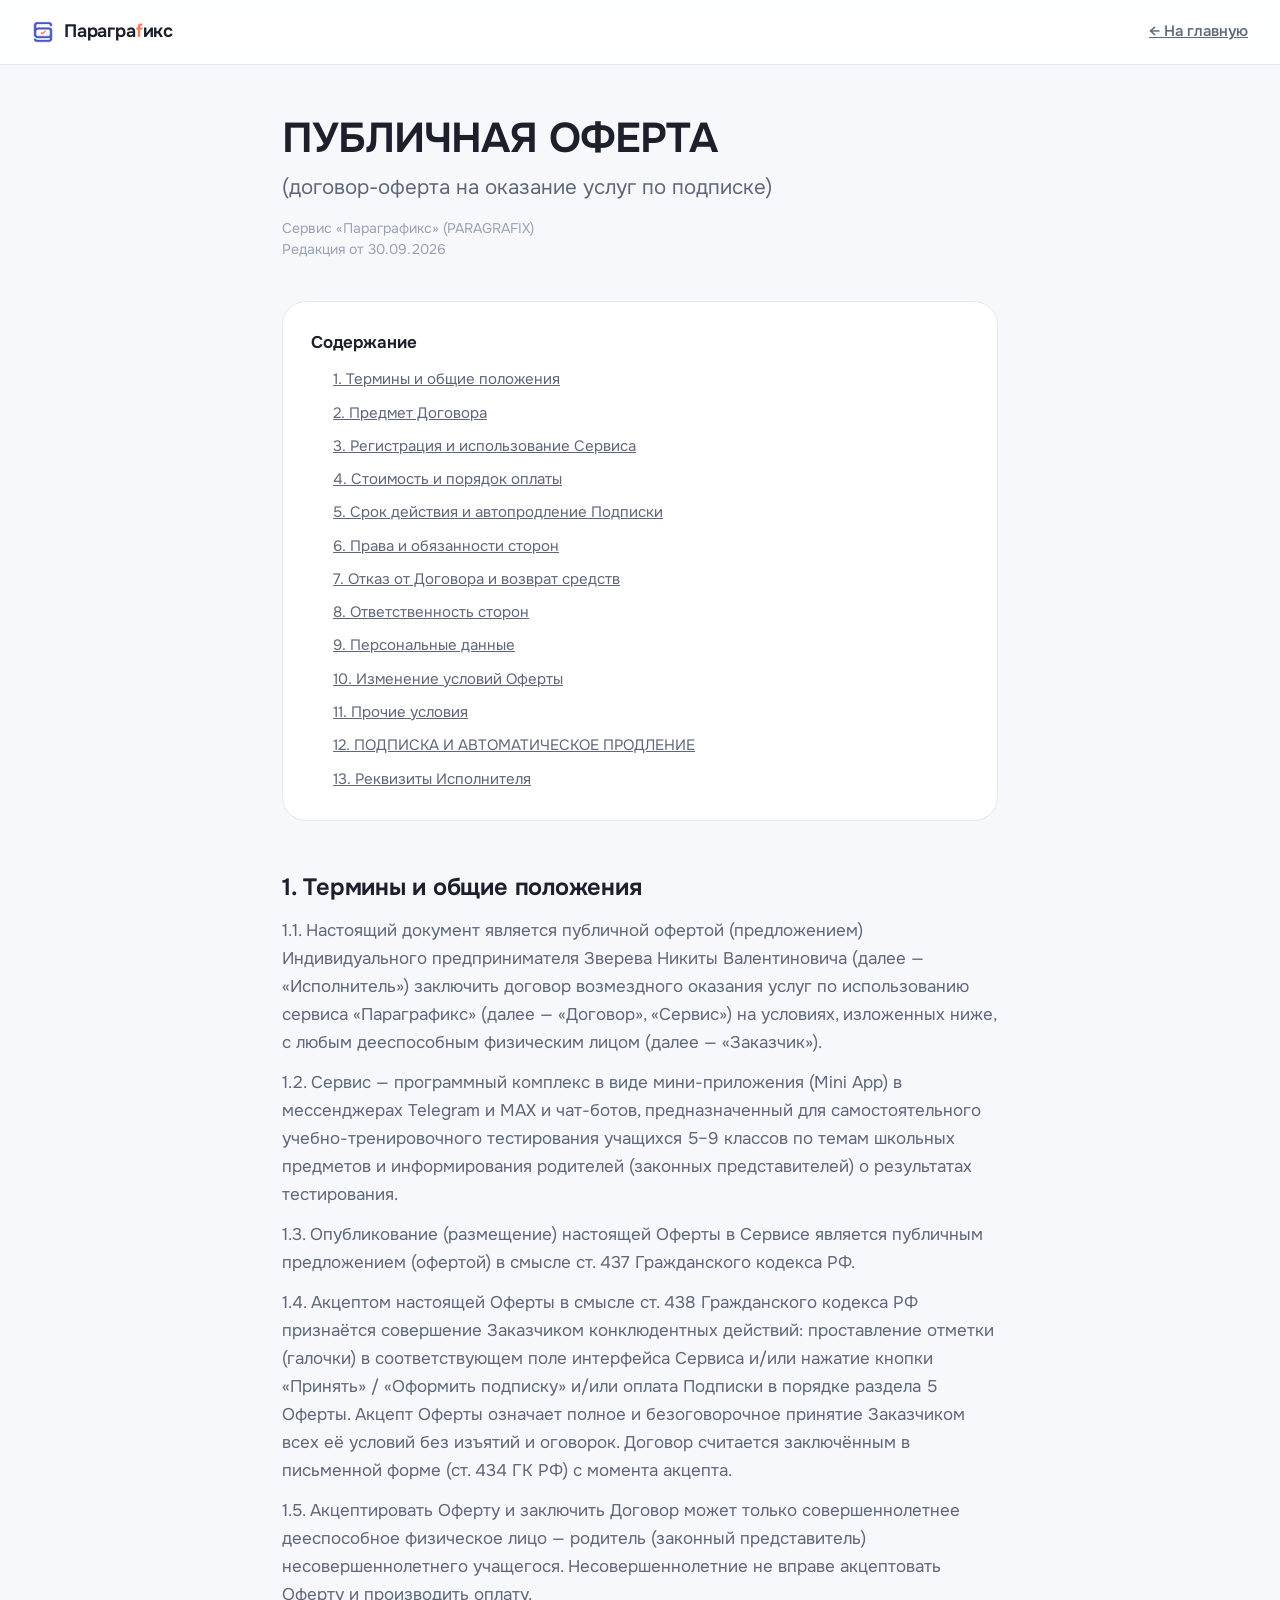
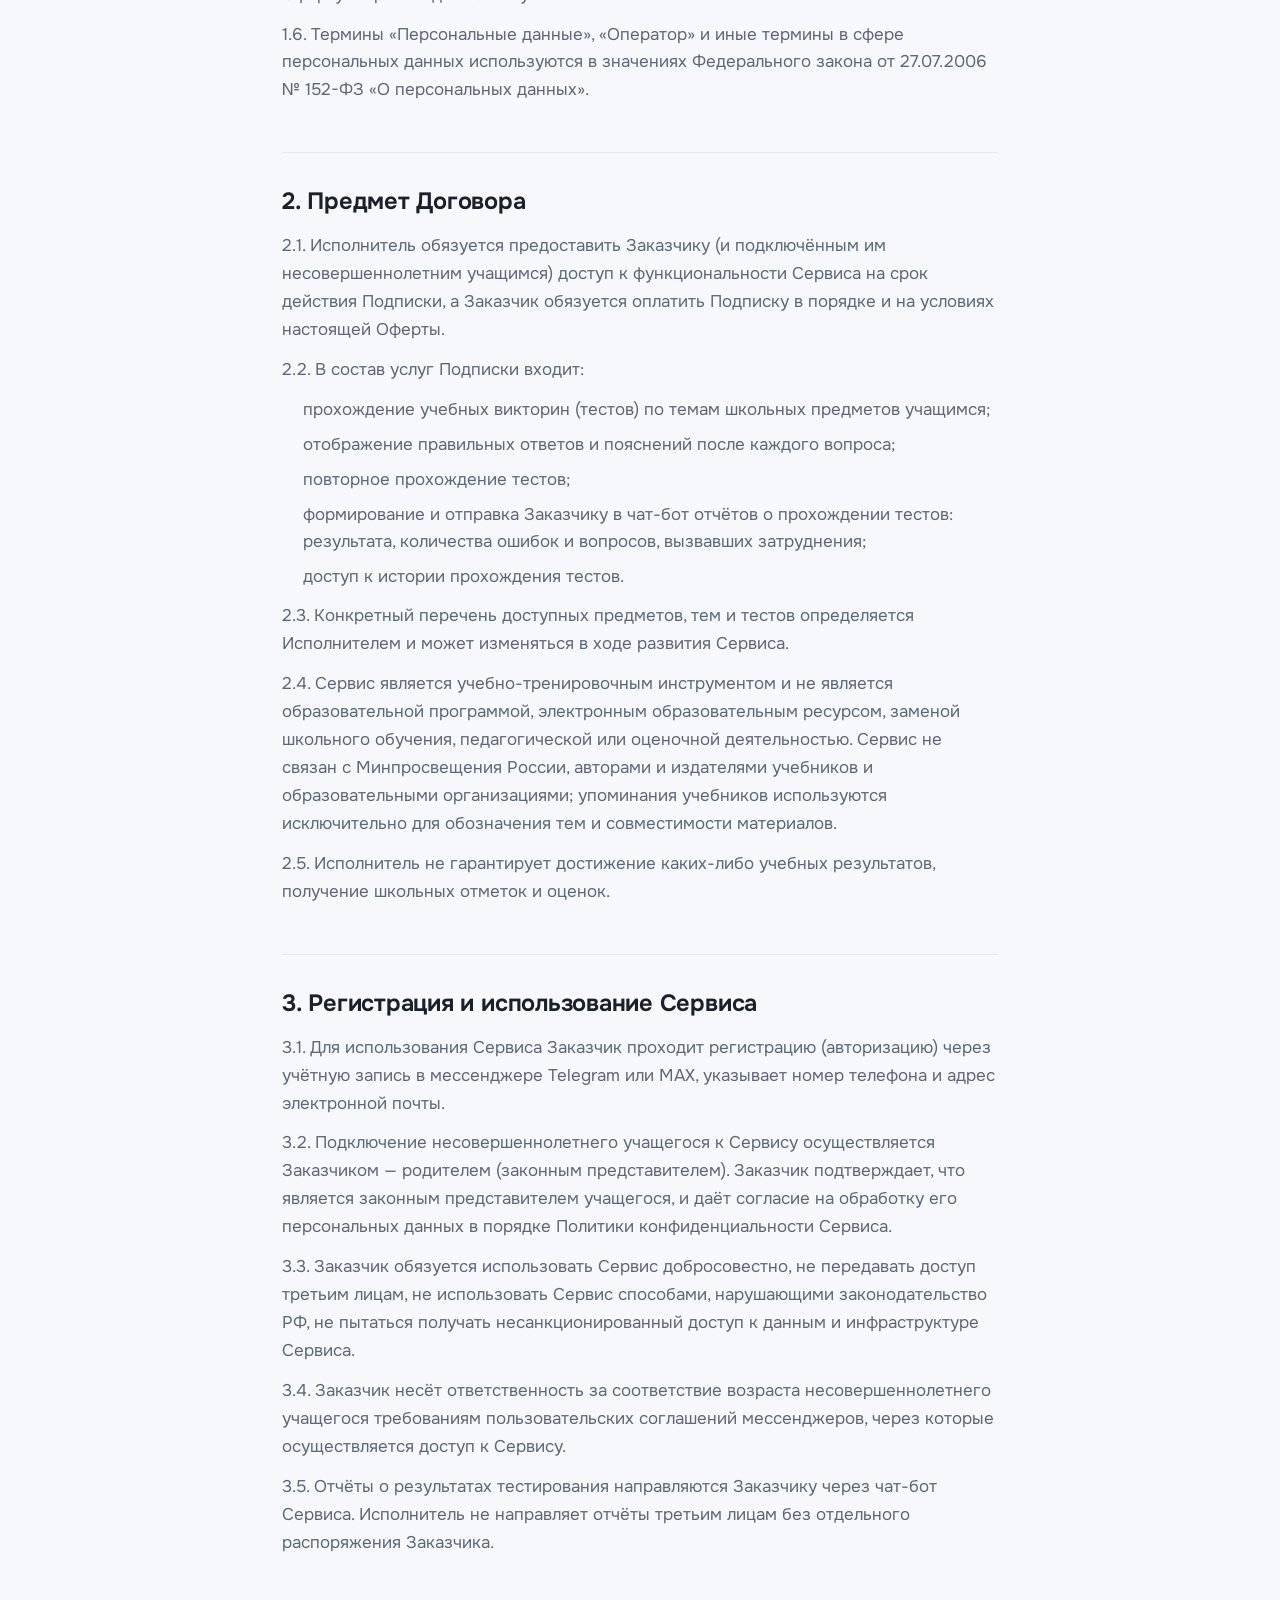
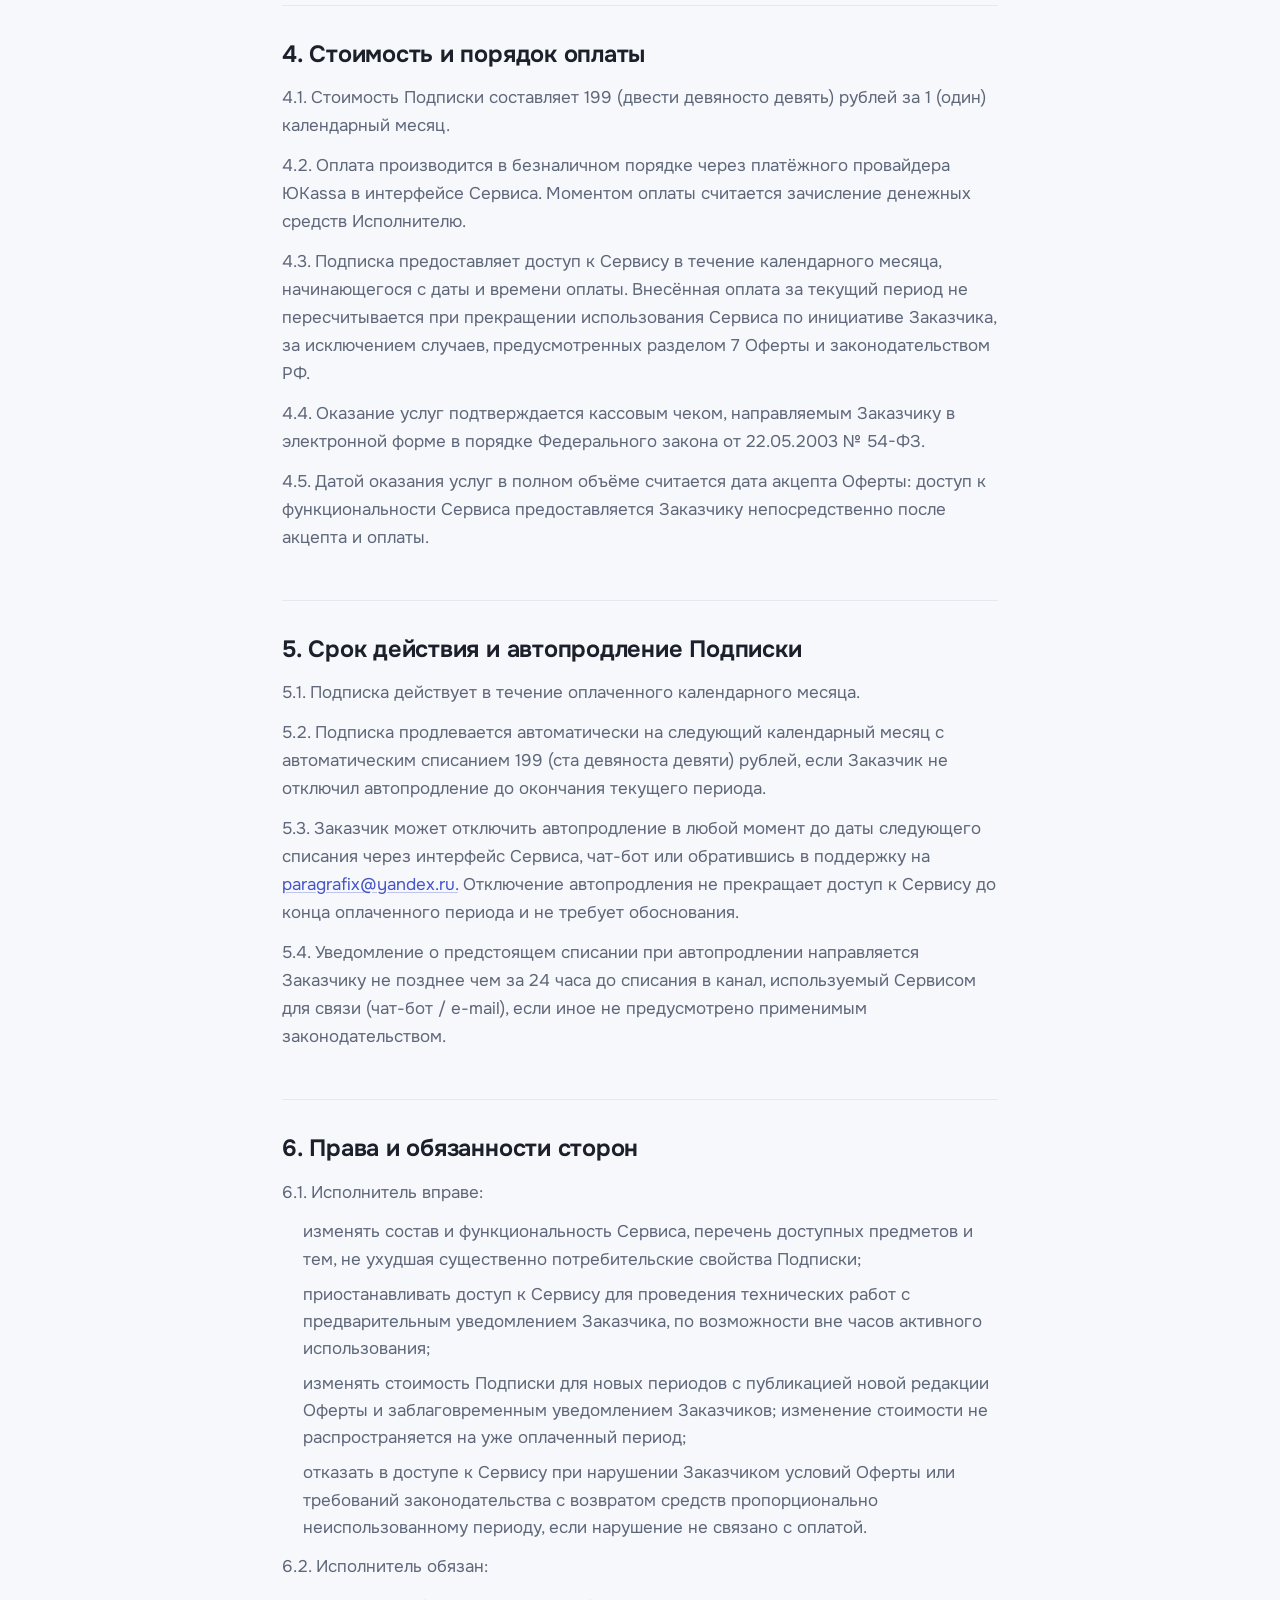
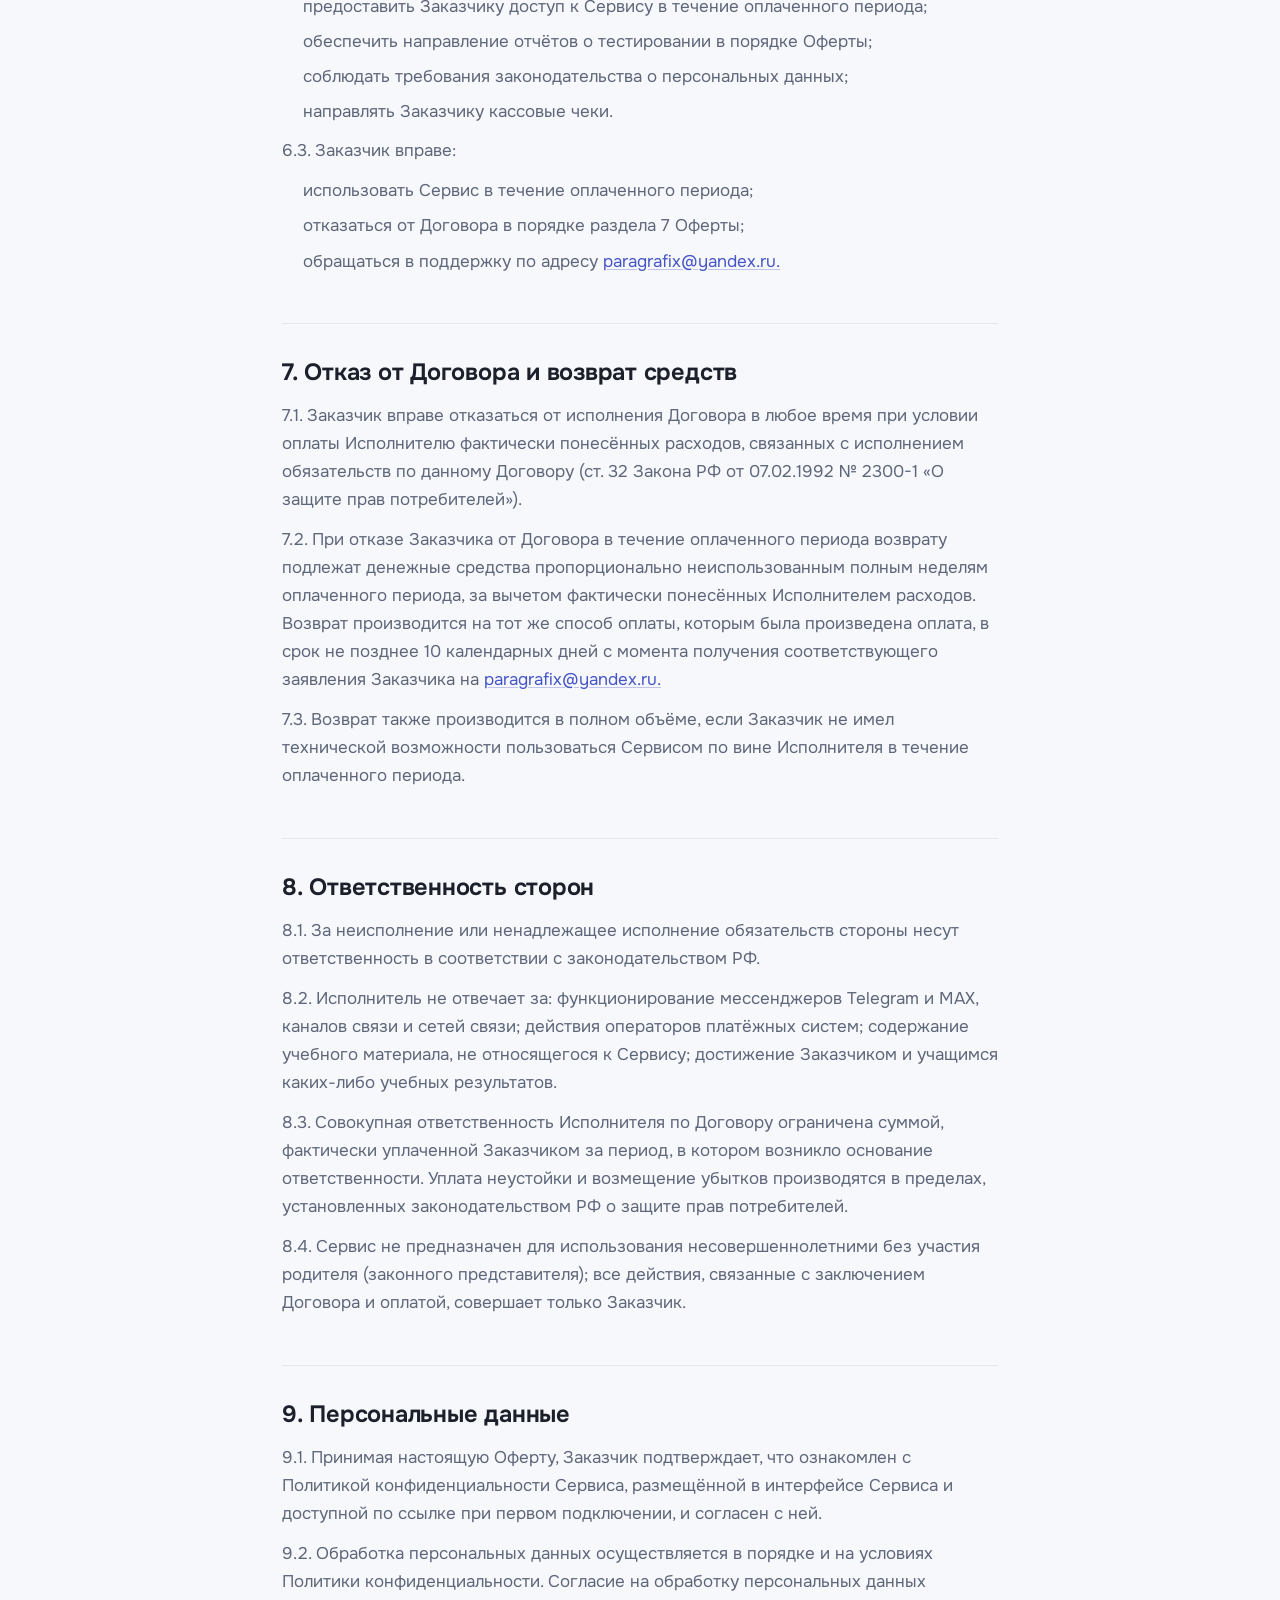
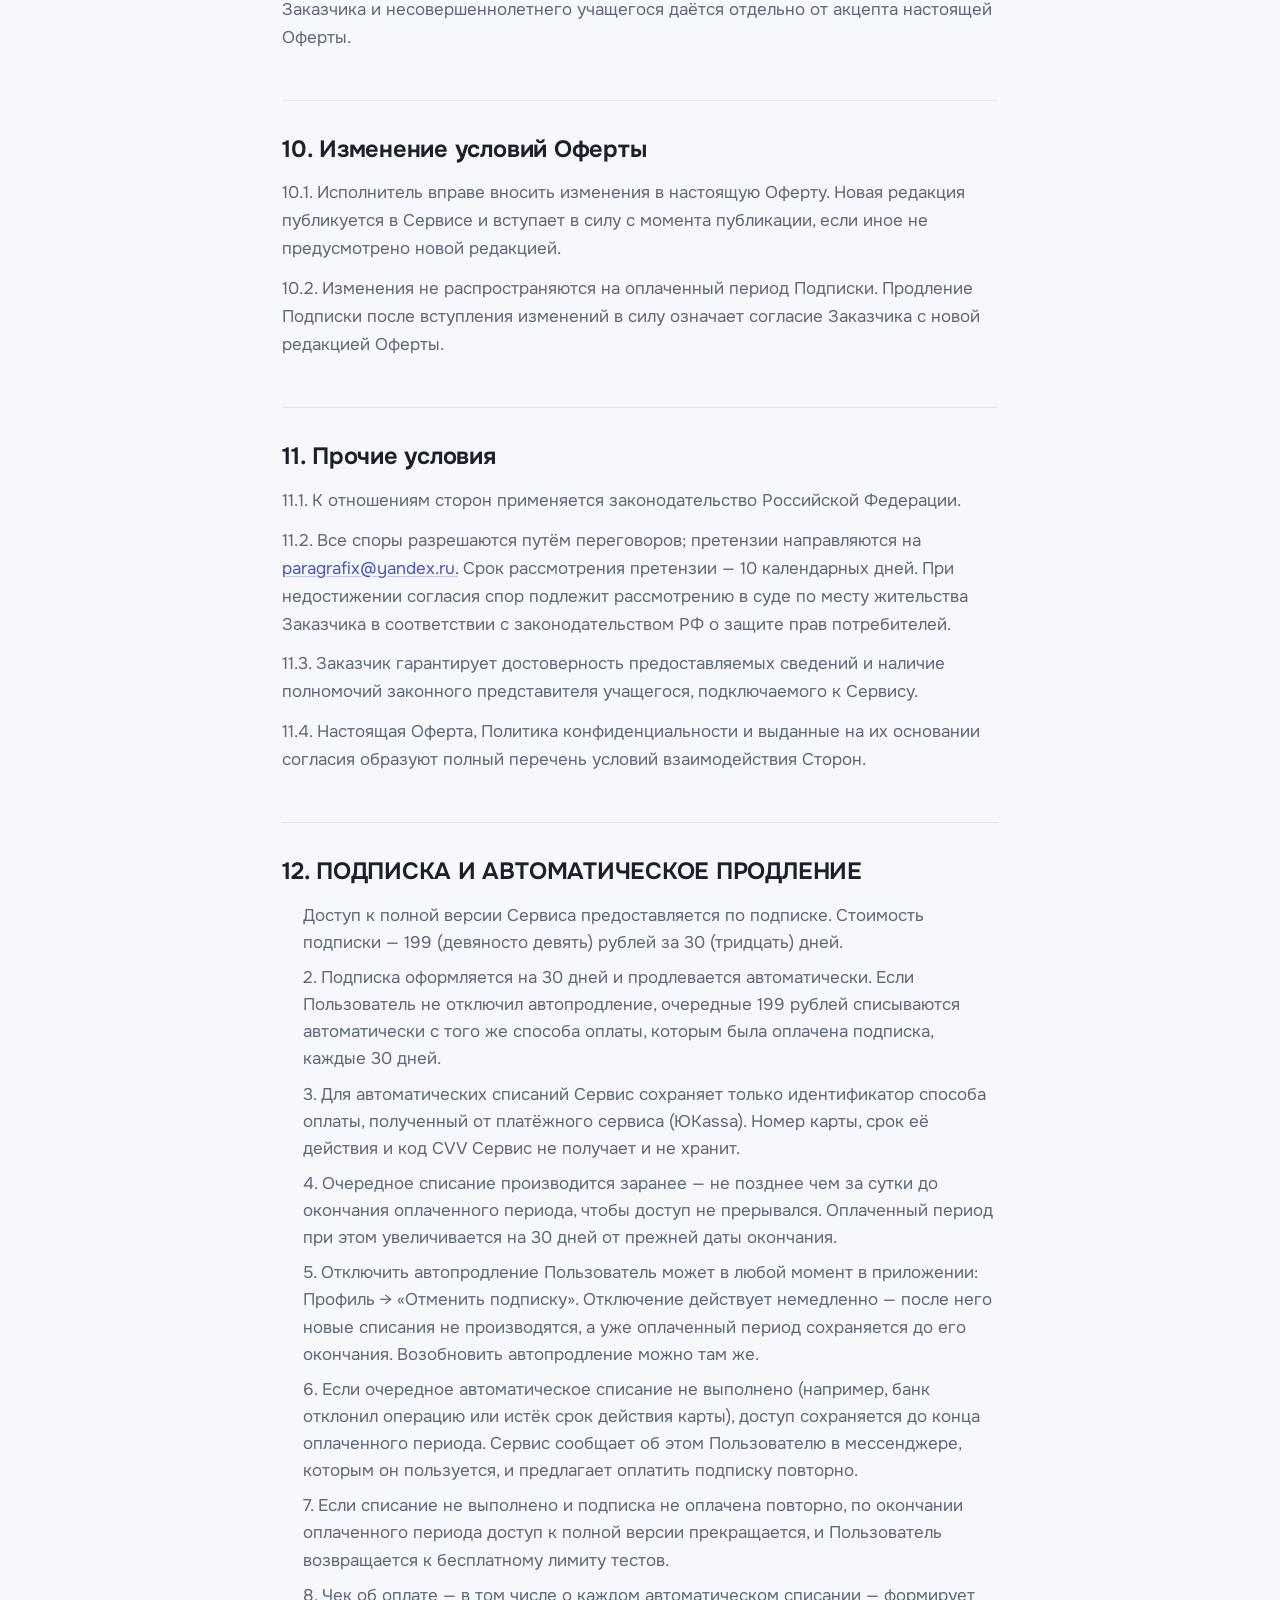
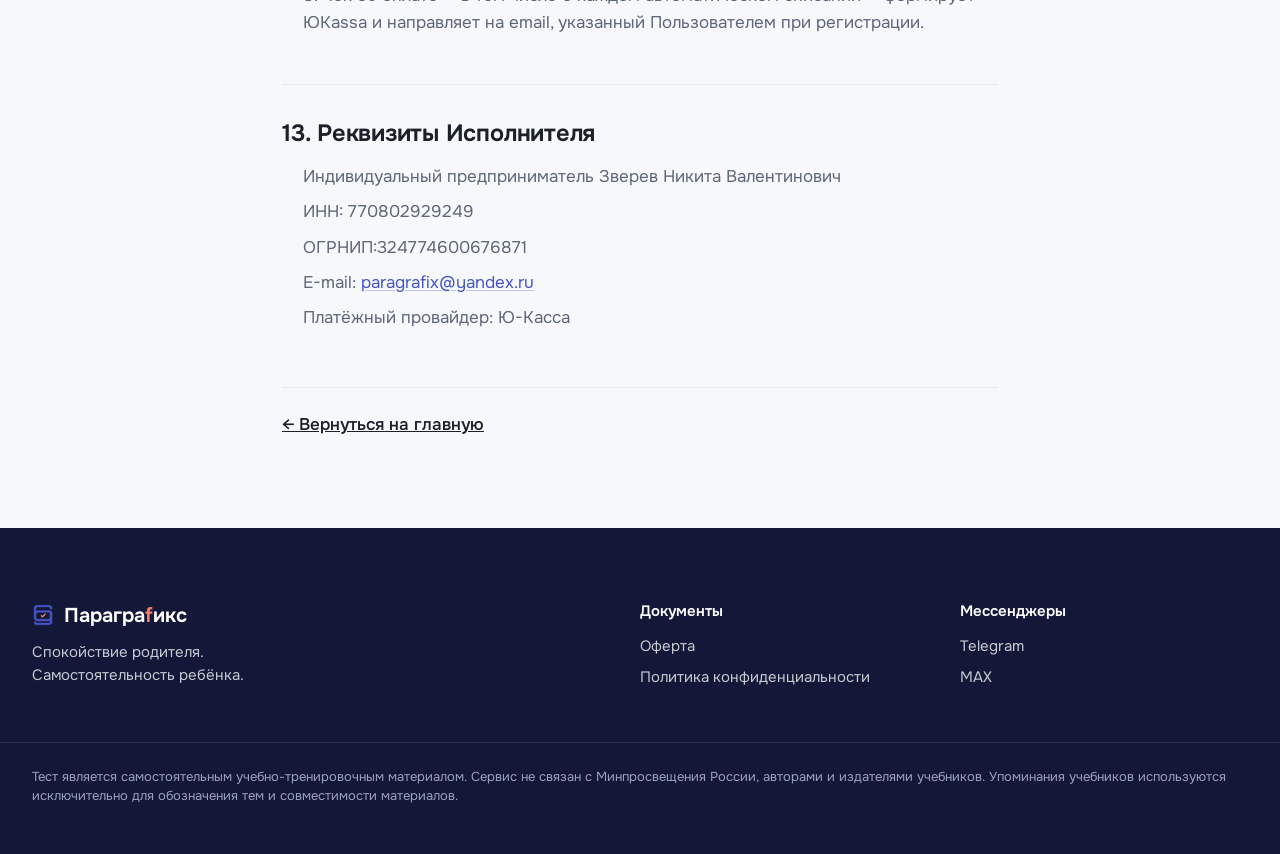
<file: oferta.html>
<!DOCTYPE html>
<html lang="ru">
<head>
<meta charset="utf-8">
<meta name="viewport" content="width=device-width, initial-scale=1">
<title>Публичная оферта — Параграfикс</title>
<meta name="description" content="Публичная оферта сервиса «Параграfикс»: условия подписки 199 ₽ в месяц, автопродление и порядок отказа.">
<meta name="robots" content="index, follow">
<link rel="icon" href="./assets/favicon.png">
<link rel="preconnect" href="https://fonts.googleapis.com">
<link rel="preconnect" href="https://fonts.gstatic.com" crossorigin>
<link href="https://fonts.googleapis.com/css2?family=Onest:wght@200..800&display=swap" rel="stylesheet">
<link rel="stylesheet" href="./style.css">
</head>
<body class="doc-page">

<header class="doc-top">
  <div class="wrap doc-top__in">
    <a class="brand" href="./index.html" aria-label="Параграfикс — на главную">
      <img src="./assets/logo.png" alt="" width="22" height="29"><span>Парагра<b>f</b>икс</span>
    </a>
    <a class="doc-top__back" href="./index.html">← На главную</a>
  </div>
</header>

<main class="doc">
  <div class="wrap doc__wrap">
    <h1 class="doc__title">ПУБЛИЧНАЯ ОФЕРТА</h1>
    <p class="doc__sub">(договор-оферта на оказание услуг по подписке)</p>
    <p class="doc__meta">Сервис «Параграфикс» (PARAGRAFIX)<br>Редакция от 30.09.2026</p>

    <nav class="doc__toc" aria-label="Содержание">
      <p class="doc__toc-h">Содержание</p>
      <ol><li><a href="#s1">1. Термины и общие положения</a></li><li><a href="#s2">2. Предмет Договора</a></li><li><a href="#s3">3. Регистрация и использование Сервиса</a></li><li><a href="#s4">4. Стоимость и порядок оплаты</a></li><li><a href="#s5">5. Срок действия и автопродление Подписки</a></li><li><a href="#s6">6. Права и обязанности сторон</a></li><li><a href="#s7">7. Отказ от Договора и возврат средств</a></li><li><a href="#s8">8. Ответственность сторон</a></li><li><a href="#s9">9. Персональные данные</a></li><li><a href="#s10">10. Изменение условий Оферты</a></li><li><a href="#s11">11. Прочие условия</a></li><li><a href="#s12">12. ПОДПИСКА И АВТОМАТИЧЕСКОЕ ПРОДЛЕНИЕ</a></li><li><a href="#s13">13. Реквизиты Исполнителя</a></li></ol>
    </nav>

    <article class="doc__body">
      <h2 id="s1">1. Термины и общие положения</h2>
      <p>1.1. Настоящий документ является публичной офертой (предложением) Индивидуального предпринимателя Зверева Никиты Валентиновича (далее — «Исполнитель») заключить договор возмездного оказания услуг по использованию сервиса «Параграфикс» (далее — «Договор», «Сервис») на условиях, изложенных ниже, с любым дееспособным физическим лицом (далее — «Заказчик»).</p>
      <p>1.2. Сервис — программный комплекс в виде мини-приложения (Mini App) в мессенджерах Telegram и MAX и чат-ботов, предназначенный для самостоятельного учебно-тренировочного тестирования учащихся 5–9 классов по темам школьных предметов и информирования родителей (законных представителей) о результатах тестирования.</p>
      <p>1.3. Опубликование (размещение) настоящей Оферты в Сервисе является публичным предложением (офертой) в смысле ст. 437 Гражданского кодекса РФ.</p>
      <p>1.4. Акцептом настоящей Оферты в смысле ст. 438 Гражданского кодекса РФ признаётся совершение Заказчиком конклюдентных действий: проставление отметки (галочки) в соответствующем поле интерфейса Сервиса и/или нажатие кнопки «Принять» / «Оформить подписку» и/или оплата Подписки в порядке раздела 5 Оферты. Акцепт Оферты означает полное и безоговорочное принятие Заказчиком всех её условий без изъятий и оговорок. Договор считается заключённым в письменной форме (ст. 434 ГК РФ) с момента акцепта.</p>
      <p>1.5. Акцептировать Оферту и заключить Договор может только совершеннолетнее дееспособное физическое лицо — родитель (законный представитель) несовершеннолетнего учащегося. Несовершеннолетние не вправе акцептовать Оферту и производить оплату.</p>
      <p>1.6. Термины «Персональные данные», «Оператор» и иные термины в сфере персональных данных используются в значениях Федерального закона от 27.07.2006 № 152-ФЗ «О персональных данных».</p>
      <h2 id="s2">2. Предмет Договора</h2>
      <p>2.1. Исполнитель обязуется предоставить Заказчику (и подключённым им несовершеннолетним учащимся) доступ к функциональности Сервиса на срок действия Подписки, а Заказчик обязуется оплатить Подписку в порядке и на условиях настоящей Оферты.</p>
      <p>2.2. В состав услуг Подписки входит:</p>
      <ul>
      <li>прохождение учебных викторин (тестов) по темам школьных предметов учащимся;</li>
      <li>отображение правильных ответов и пояснений после каждого вопроса;</li>
      <li>повторное прохождение тестов;</li>
      <li>формирование и отправка Заказчику в чат-бот отчётов о прохождении тестов: результата, количества ошибок и вопросов, вызвавших затруднения;</li>
      <li>доступ к истории прохождения тестов.</li>
      </ul>
      <p>2.3. Конкретный перечень доступных предметов, тем и тестов определяется Исполнителем и может изменяться в ходе развития Сервиса.</p>
      <p>2.4. Сервис является учебно-тренировочным инструментом и не является образовательной программой, электронным образовательным ресурсом, заменой школьного обучения, педагогической или оценочной деятельностью. Сервис не связан с Минпросвещения России, авторами и издателями учебников и образовательными организациями; упоминания учебников используются исключительно для обозначения тем и совместимости материалов.</p>
      <p>2.5. Исполнитель не гарантирует достижение каких-либо учебных результатов, получение школьных отметок и оценок.</p>
      <h2 id="s3">3. Регистрация и использование Сервиса</h2>
      <p>3.1. Для использования Сервиса Заказчик проходит регистрацию (авторизацию) через учётную запись в мессенджере Telegram или MAX, указывает номер телефона и адрес электронной почты.</p>
      <p>3.2. Подключение несовершеннолетнего учащегося к Сервису осуществляется Заказчиком — родителем (законным представителем). Заказчик подтверждает, что является законным представителем учащегося, и даёт согласие на обработку его персональных данных в порядке Политики конфиденциальности Сервиса.</p>
      <p>3.3. Заказчик обязуется использовать Сервис добросовестно, не передавать доступ третьим лицам, не использовать Сервис способами, нарушающими законодательство РФ, не пытаться получать несанкционированный доступ к данным и инфраструктуре Сервиса.</p>
      <p>3.4. Заказчик несёт ответственность за соответствие возраста несовершеннолетнего учащегося требованиям пользовательских соглашений мессенджеров, через которые осуществляется доступ к Сервису.</p>
      <p>3.5. Отчёты о результатах тестирования направляются Заказчику через чат-бот Сервиса. Исполнитель не направляет отчёты третьим лицам без отдельного распоряжения Заказчика.</p>
      <h2 id="s4">4. Стоимость и порядок оплаты</h2>
      <p>4.1. Стоимость Подписки составляет 199 (двести девяносто девять) рублей за 1 (один) календарный месяц.</p>
      <p>4.2. Оплата производится в безналичном порядке через платёжного провайдера ЮKassa в интерфейсе Сервиса. Моментом оплаты считается зачисление денежных средств Исполнителю.</p>
      <p>4.3. Подписка предоставляет доступ к Сервису в течение календарного месяца, начинающегося с даты и времени оплаты. Внесённая оплата за текущий период не пересчитывается при прекращении использования Сервиса по инициативе Заказчика, за исключением случаев, предусмотренных разделом 7 Оферты и законодательством РФ.</p>
      <p>4.4. Оказание услуг подтверждается кассовым чеком, направляемым Заказчику в электронной форме в порядке Федерального закона от 22.05.2003 № 54-ФЗ.</p>
      <p>4.5. Датой оказания услуг в полном объёме считается дата акцепта Оферты: доступ к функциональности Сервиса предоставляется Заказчику непосредственно после акцепта и оплаты.</p>
      <h2 id="s5">5. Срок действия и автопродление Подписки</h2>
      <p>5.1. Подписка действует в течение оплаченного календарного месяца.</p>
      <p>5.2. Подписка продлевается автоматически на следующий календарный месяц с автоматическим списанием 199 (ста девяноста девяти) рублей, если Заказчик не отключил автопродление до окончания текущего периода.</p>
      <p>5.3. Заказчик может отключить автопродление в любой момент до даты следующего списания через интерфейс Сервиса, чат-бот или обратившись в поддержку на <a href="mailto:paragrafix@yandex.ru.">paragrafix@yandex.ru.</a> Отключение автопродления не прекращает доступ к Сервису до конца оплаченного периода и не требует обоснования.</p>
      <p>5.4. Уведомление о предстоящем списании при автопродлении направляется Заказчику не позднее чем за 24 часа до списания в канал, используемый Сервисом для связи (чат-бот / e-mail), если иное не предусмотрено применимым законодательством.</p>
      <h2 id="s6">6. Права и обязанности сторон</h2>
      <p>6.1. Исполнитель вправе:</p>
      <ul>
      <li>изменять состав и функциональность Сервиса, перечень доступных предметов и тем, не ухудшая существенно потребительские свойства Подписки;</li>
      <li>приостанавливать доступ к Сервису для проведения технических работ с предварительным уведомлением Заказчика, по возможности вне часов активного использования;</li>
      <li>изменять стоимость Подписки для новых периодов с публикацией новой редакции Оферты и заблаговременным уведомлением Заказчиков; изменение стоимости не распространяется на уже оплаченный период;</li>
      <li>отказать в доступе к Сервису при нарушении Заказчиком условий Оферты или требований законодательства с возвратом средств пропорционально неиспользованному периоду, если нарушение не связано с оплатой.</li>
      </ul>
      <p>6.2. Исполнитель обязан:</p>
      <ul>
      <li>предоставить Заказчику доступ к Сервису в течение оплаченного периода;</li>
      <li>обеспечить направление отчётов о тестировании в порядке Оферты;</li>
      <li>соблюдать требования законодательства о персональных данных;</li>
      <li>направлять Заказчику кассовые чеки.</li>
      </ul>
      <p>6.3. Заказчик вправе:</p>
      <ul>
      <li>использовать Сервис в течение оплаченного периода;</li>
      <li>отказаться от Договора в порядке раздела 7 Оферты;</li>
      <li>обращаться в поддержку по адресу <a href="mailto:paragrafix@yandex.ru.">paragrafix@yandex.ru.</a></li>
      </ul>
      <h2 id="s7">7. Отказ от Договора и возврат средств</h2>
      <p>7.1. Заказчик вправе отказаться от исполнения Договора в любое время при условии оплаты Исполнителю фактически понесённых расходов, связанных с исполнением обязательств по данному Договору (ст. 32 Закона РФ от 07.02.1992 № 2300-1 «О защите прав потребителей»).</p>
      <p>7.2. При отказе Заказчика от Договора в течение оплаченного периода возврату подлежат денежные средства пропорционально неиспользованным полным неделям оплаченного периода, за вычетом фактически понесённых Исполнителем расходов. Возврат производится на тот же способ оплаты, которым была произведена оплата, в срок не позднее 10 календарных дней с момента получения соответствующего заявления Заказчика на <a href="mailto:paragrafix@yandex.ru.">paragrafix@yandex.ru.</a></p>
      <p>7.3. Возврат также производится в полном объёме, если Заказчик не имел технической возможности пользоваться Сервисом по вине Исполнителя в течение оплаченного периода.</p>
      <h2 id="s8">8. Ответственность сторон</h2>
      <p>8.1. За неисполнение или ненадлежащее исполнение обязательств стороны несут ответственность в соответствии с законодательством РФ.</p>
      <p>8.2. Исполнитель не отвечает за: функционирование мессенджеров Telegram и MAX, каналов связи и сетей связи; действия операторов платёжных систем; содержание учебного материала, не относящегося к Сервису; достижение Заказчиком и учащимся каких-либо учебных результатов.</p>
      <p>8.3. Совокупная ответственность Исполнителя по Договору ограничена суммой, фактически уплаченной Заказчиком за период, в котором возникло основание ответственности. Уплата неустойки и возмещение убытков производятся в пределах, установленных законодательством РФ о защите прав потребителей.</p>
      <p>8.4. Сервис не предназначен для использования несовершеннолетними без участия родителя (законного представителя); все действия, связанные с заключением Договора и оплатой, совершает только Заказчик.</p>
      <h2 id="s9">9. Персональные данные</h2>
      <p>9.1. Принимая настоящую Оферту, Заказчик подтверждает, что ознакомлен с Политикой конфиденциальности Сервиса, размещённой в интерфейсе Сервиса и доступной по ссылке при первом подключении, и согласен с ней.</p>
      <p>9.2. Обработка персональных данных осуществляется в порядке и на условиях Политики конфиденциальности. Согласие на обработку персональных данных Заказчика и несовершеннолетнего учащегося даётся отдельно от акцепта настоящей Оферты.</p>
      <h2 id="s10">10. Изменение условий Оферты</h2>
      <p>10.1. Исполнитель вправе вносить изменения в настоящую Оферту. Новая редакция публикуется в Сервисе и вступает в силу с момента публикации, если иное не предусмотрено новой редакцией.</p>
      <p>10.2. Изменения не распространяются на оплаченный период Подписки. Продление Подписки после вступления изменений в силу означает согласие Заказчика с новой редакцией Оферты.</p>
      <h2 id="s11">11. Прочие условия</h2>
      <p>11.1. К отношениям сторон применяется законодательство Российской Федерации.</p>
      <p>11.2. Все споры разрешаются путём переговоров; претензии направляются на <a href="mailto:paragrafix@yandex.ru.">paragrafix@yandex.ru.</a> Срок рассмотрения претензии — 10 календарных дней. При недостижении согласия спор подлежит рассмотрению в суде по месту жительства Заказчика в соответствии с законодательством РФ о защите прав потребителей.</p>
      <p>11.3. Заказчик гарантирует достоверность предоставляемых сведений и наличие полномочий законного представителя учащегося, подключаемого к Сервису.</p>
      <p>11.4. Настоящая Оферта, Политика конфиденциальности и выданные на их основании согласия образуют полный перечень условий взаимодействия Сторон.</p>
      <h2 id="s12">12. ПОДПИСКА И АВТОМАТИЧЕСКОЕ ПРОДЛЕНИЕ</h2>
      <ul>
      <li>Доступ к полной версии Сервиса предоставляется по подписке. Стоимость подписки — 199 (девяносто девять) рублей за 30 (тридцать) дней.</li>
      <li>2. Подписка оформляется на 30 дней и продлевается автоматически. Если Пользователь не отключил автопродление, очередные 199 рублей списываются автоматически с того же способа оплаты, которым была оплачена подписка, каждые 30 дней.</li>
      <li>3. Для автоматических списаний Сервис сохраняет только идентификатор способа оплаты, полученный от платёжного сервиса (ЮKassa). Номер карты, срок её действия и код CVV Сервис не получает и не хранит.</li>
      <li>4. Очередное списание производится заранее — не позднее чем за сутки до окончания оплаченного периода, чтобы доступ не прерывался. Оплаченный период при этом увеличивается на 30 дней от прежней даты окончания.</li>
      <li>5. Отключить автопродление Пользователь может в любой момент в приложении: Профиль → «Отменить подписку». Отключение действует немедленно — после него новые списания не производятся, а уже оплаченный период сохраняется до его окончания. Возобновить автопродление можно там же.</li>
      <li>6. Если очередное автоматическое списание не выполнено (например, банк отклонил операцию или истёк срок действия карты), доступ сохраняется до конца оплаченного периода. Сервис сообщает об этом Пользователю в мессенджере, которым он пользуется, и предлагает оплатить подписку повторно.</li>
      <li>7. Если списание не выполнено и подписка не оплачена повторно, по окончании оплаченного периода доступ к полной версии прекращается, и Пользователь возвращается к бесплатному лимиту тестов.</li>
      <li>8. Чек об оплате — в том числе о каждом автоматическом списании — формирует ЮKassa и направляет на email, указанный Пользователем при регистрации.</li>
      </ul>
      <h2 id="s13">13. Реквизиты Исполнителя</h2>
      <ul>
      <li>Индивидуальный предприниматель Зверев Никита Валентинович</li>
      <li>ИНН: 770802929249</li>
      <li>ОГРНИП:324774600676871</li>
      <li>E-mail: <a href="mailto:paragrafix@yandex.ru">paragrafix@yandex.ru</a></li>
      <li>Платёжный провайдер: Ю-Касса</li>
      </ul>
    </article>

    <p class="doc__foot"><a href="./index.html">← Вернуться на главную</a></p>
  </div>
</main>

<footer class="footer" data-theme="dark">
  <div class="wrap footer__grid">
    <div>
      <p class="footer__brand"><img src="./assets/logo.png" alt="" width="22" height="29"><span>Парагра<b>f</b>икс</span></p>
      <p>Спокойствие родителя.<br>Самостоятельность ребёнка.</p>
    </div>
    <div><p class="footer__h">Документы</p><a href="./oferta.html">Оферта</a><a href="./privacy.html">Политика конфиденциальности</a></div>
    <div><p class="footer__h">Мессенджеры</p><a href="https://t.me/paragrafica_bot" target="_blank" rel="noopener">Telegram</a><a href="https://max.ru/id770802929249_2_bot" target="_blank" rel="noopener">MAX</a></div>
  </div>
  <p class="wrap footer__legal">Тест является самостоятельным учебно-тренировочным материалом. Сервис не связан с Минпросвещения России, авторами и издателями учебников. Упоминания учебников используются исключительно для обозначения тем и совместимости материалов.</p>
</footer>

</body>
</html>
</file>
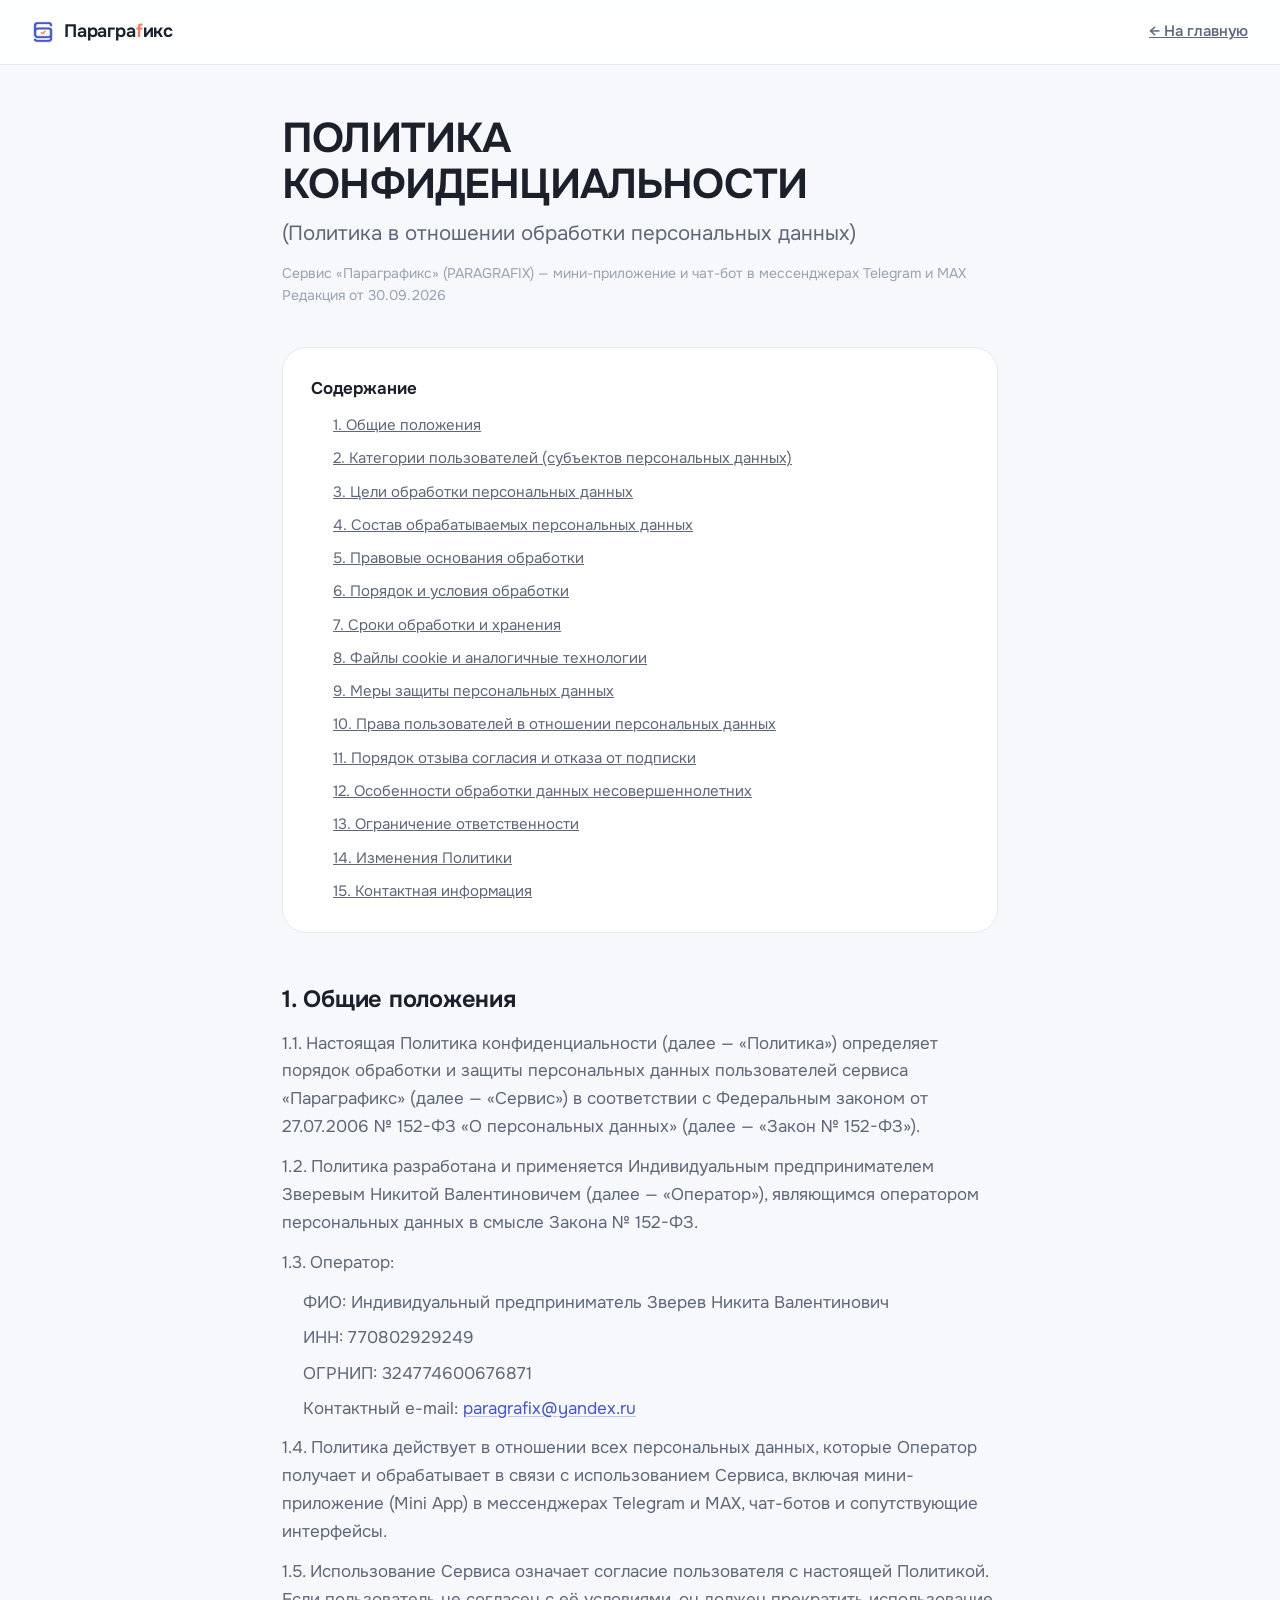
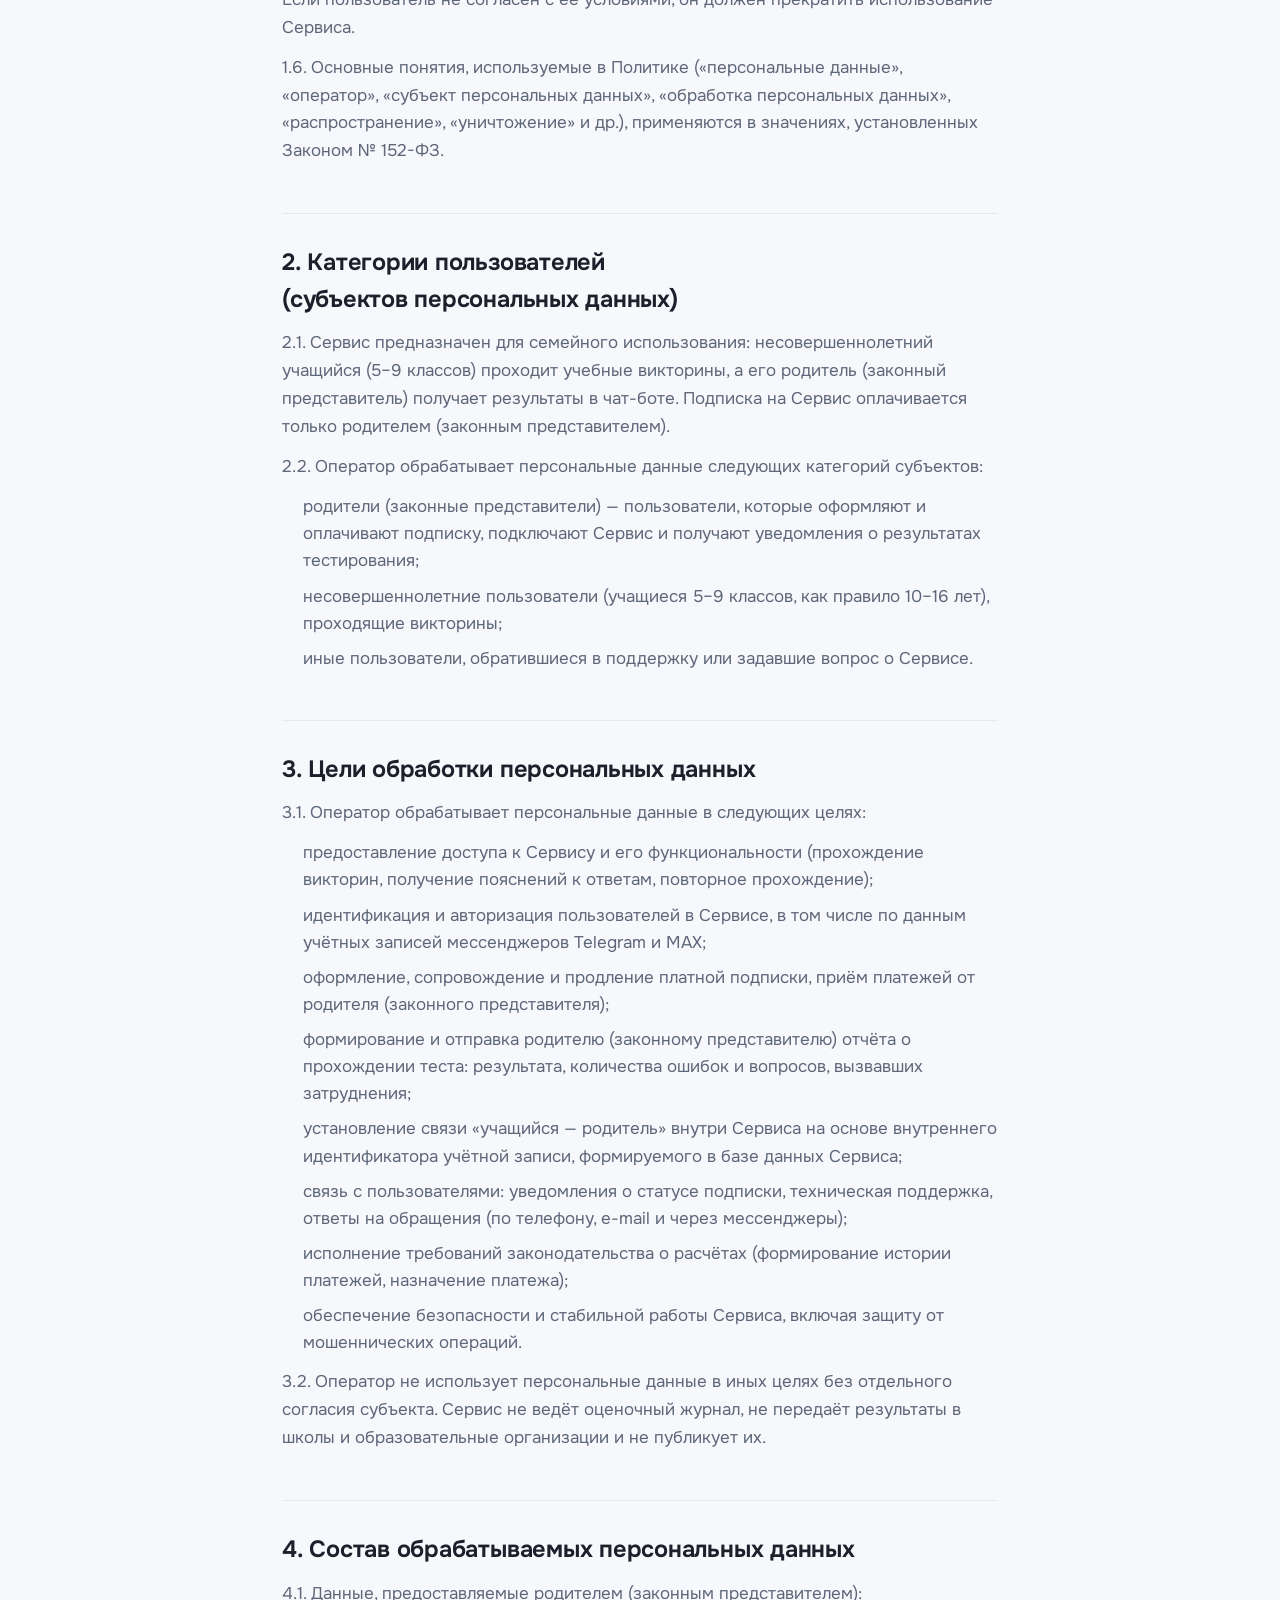
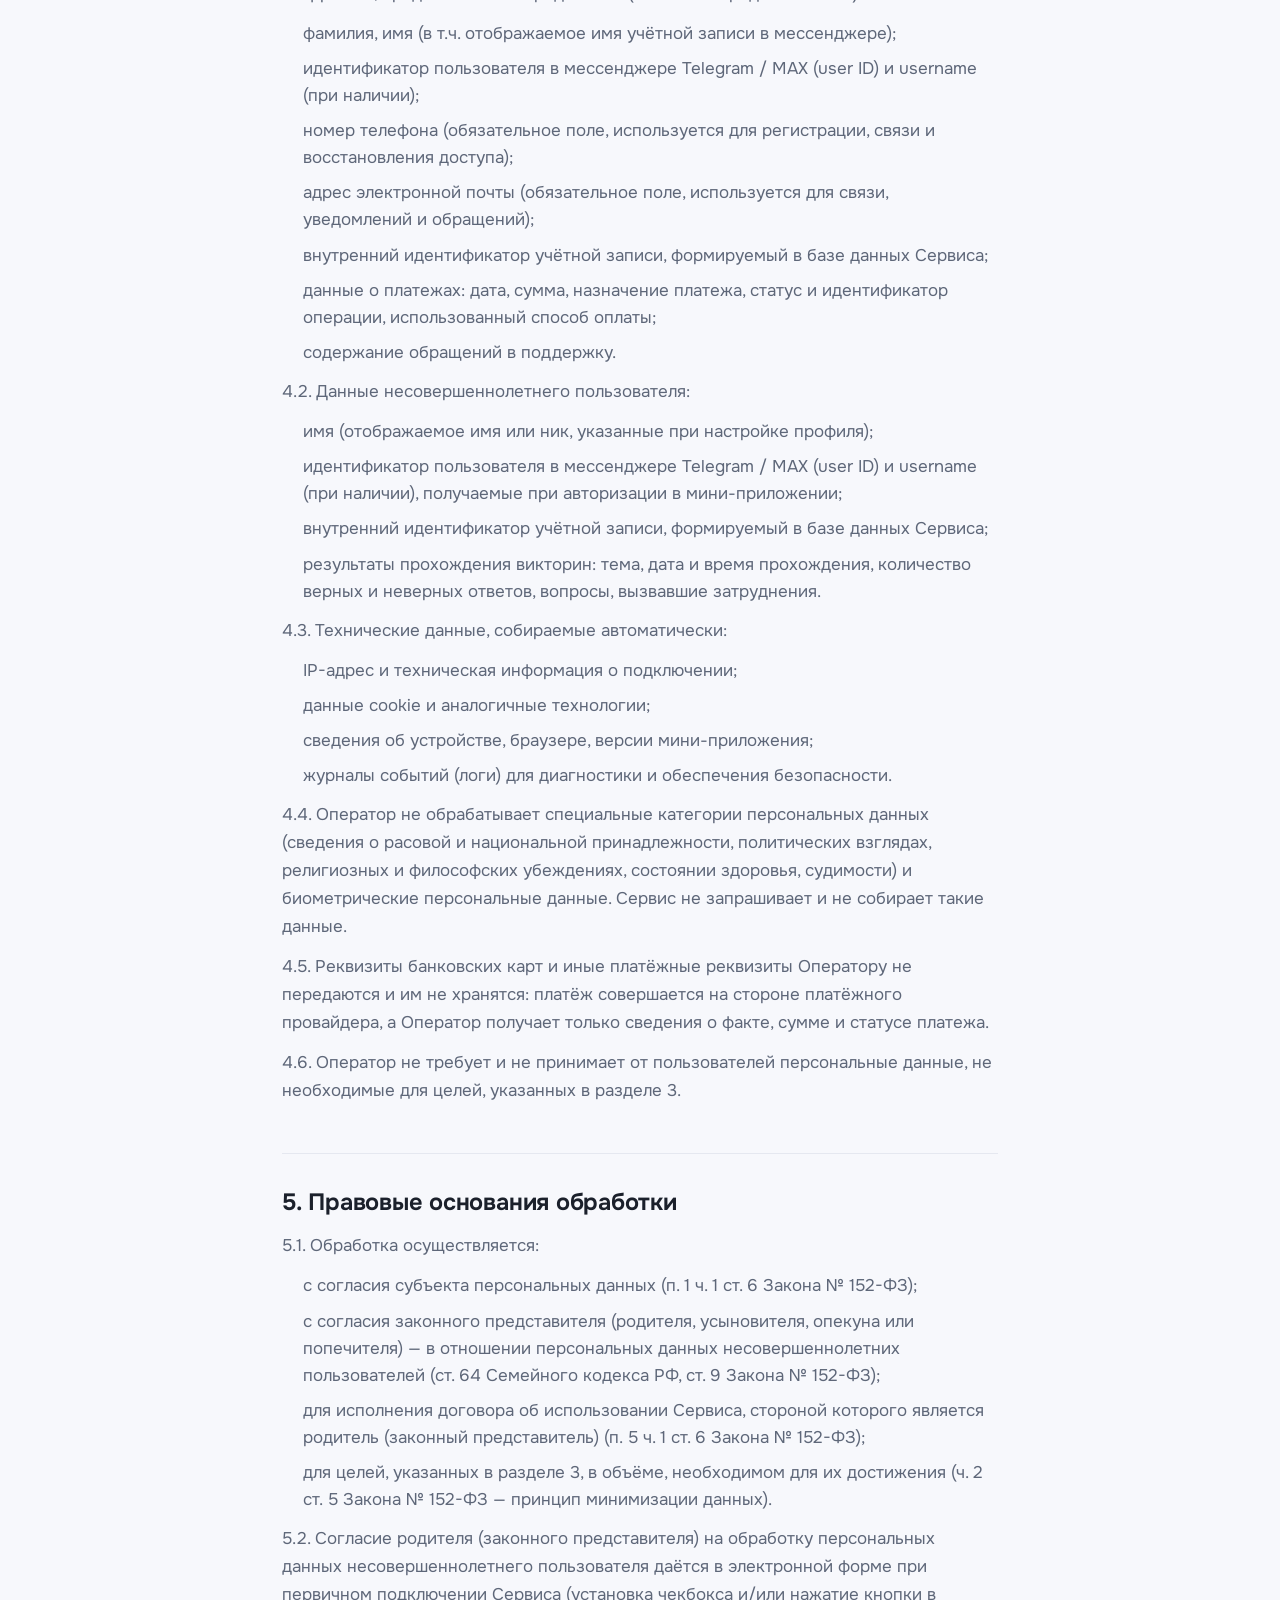
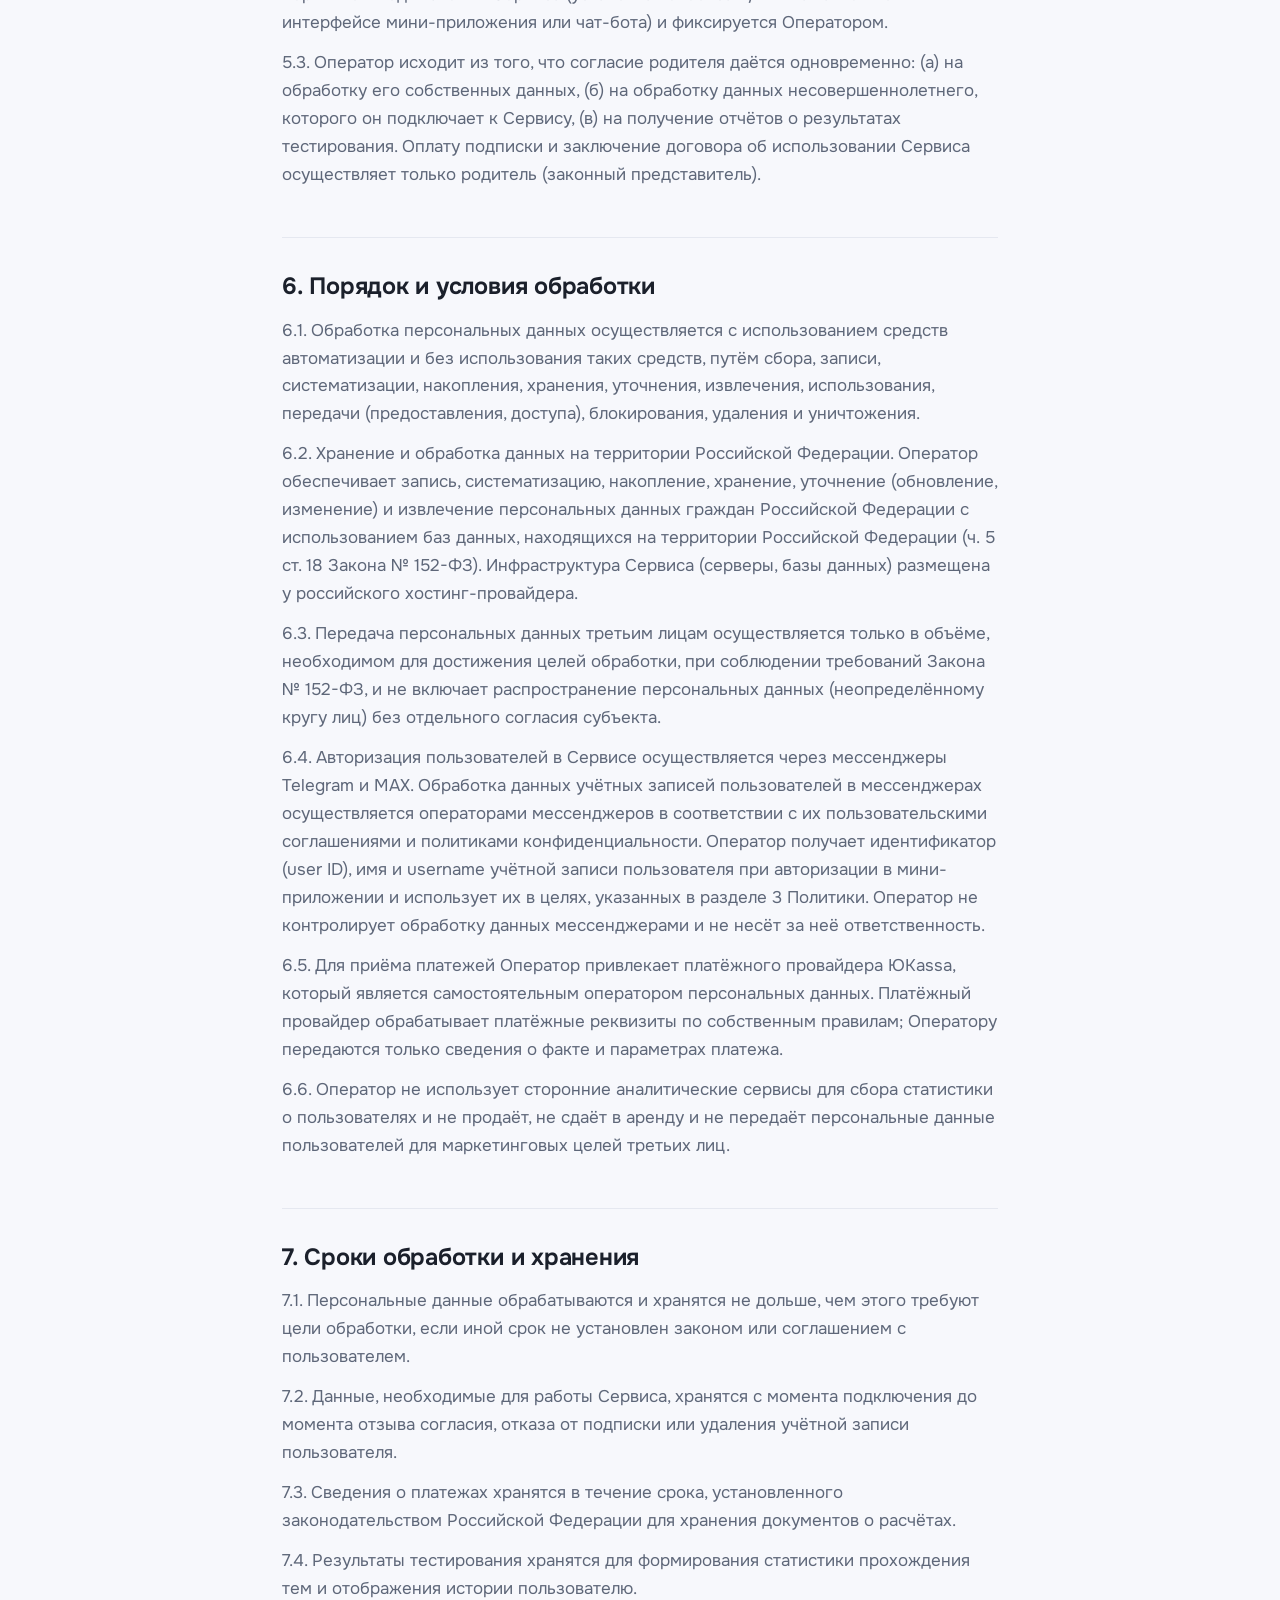
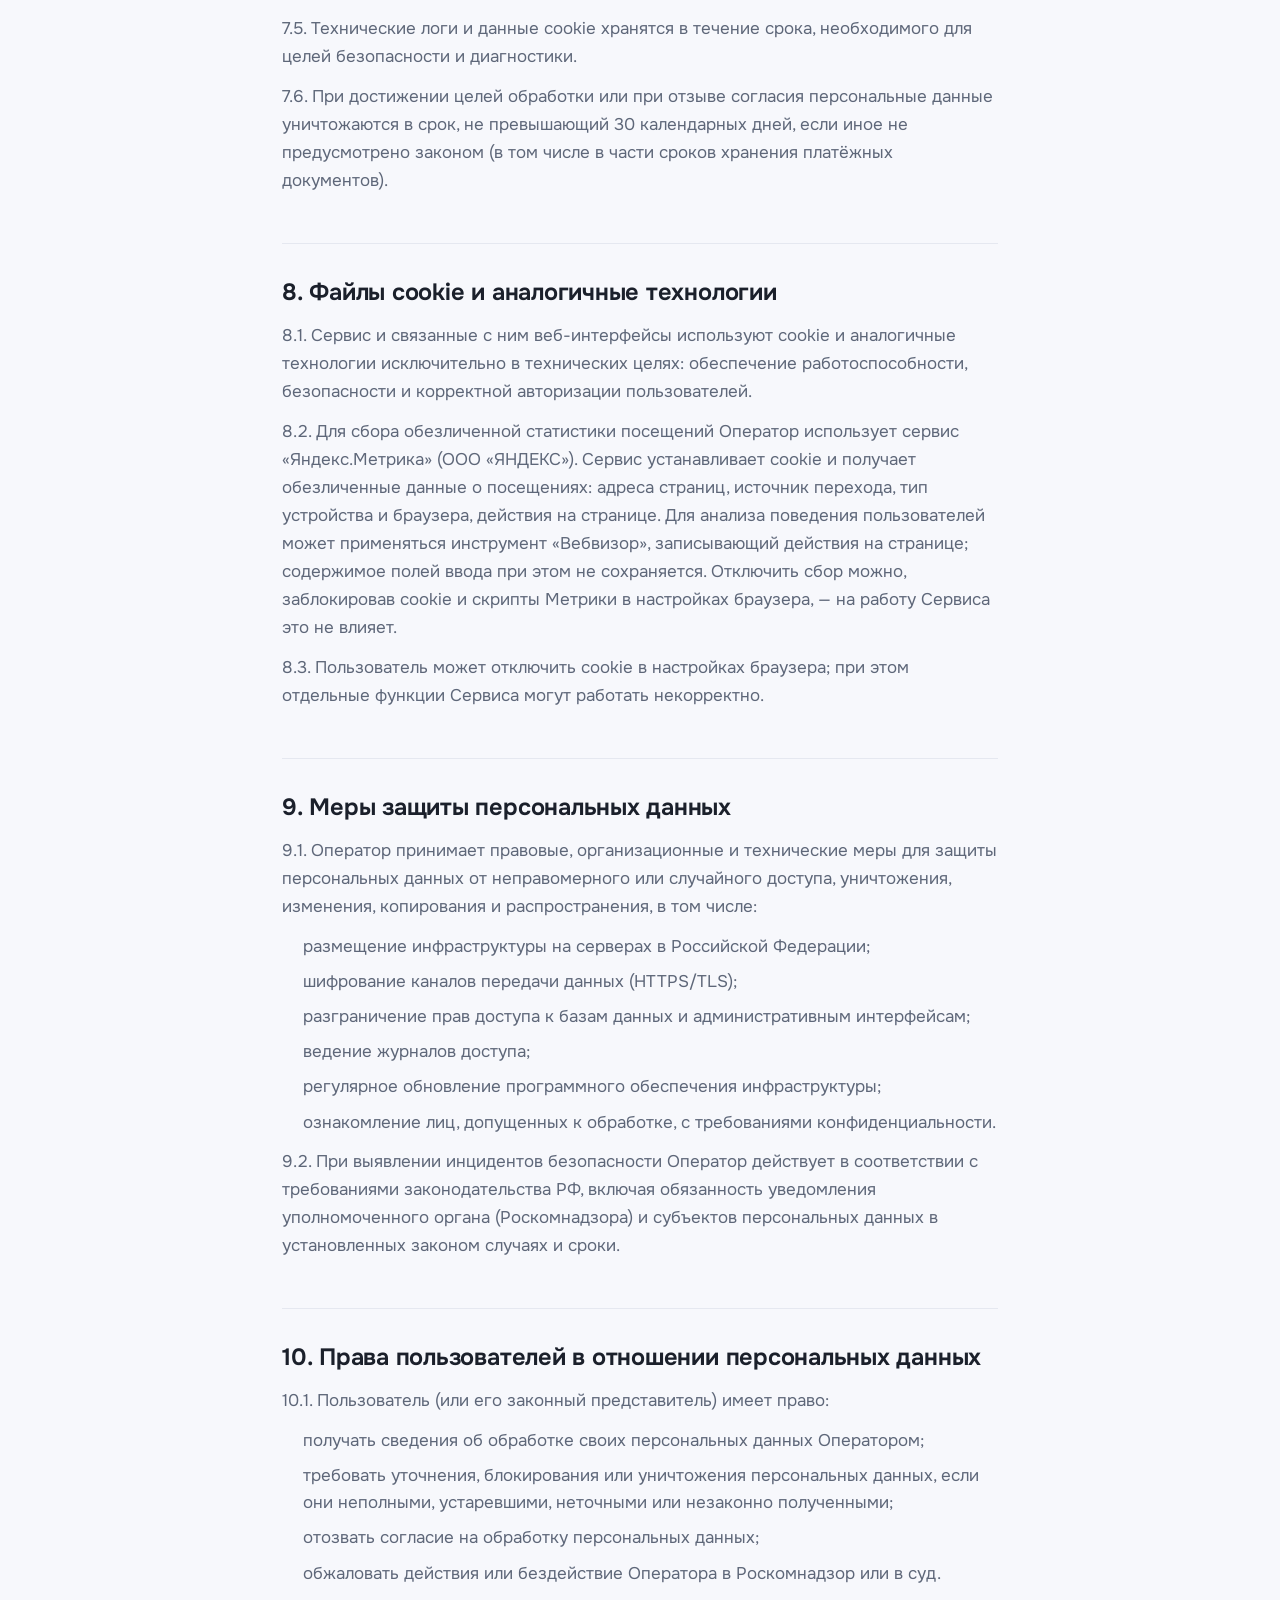
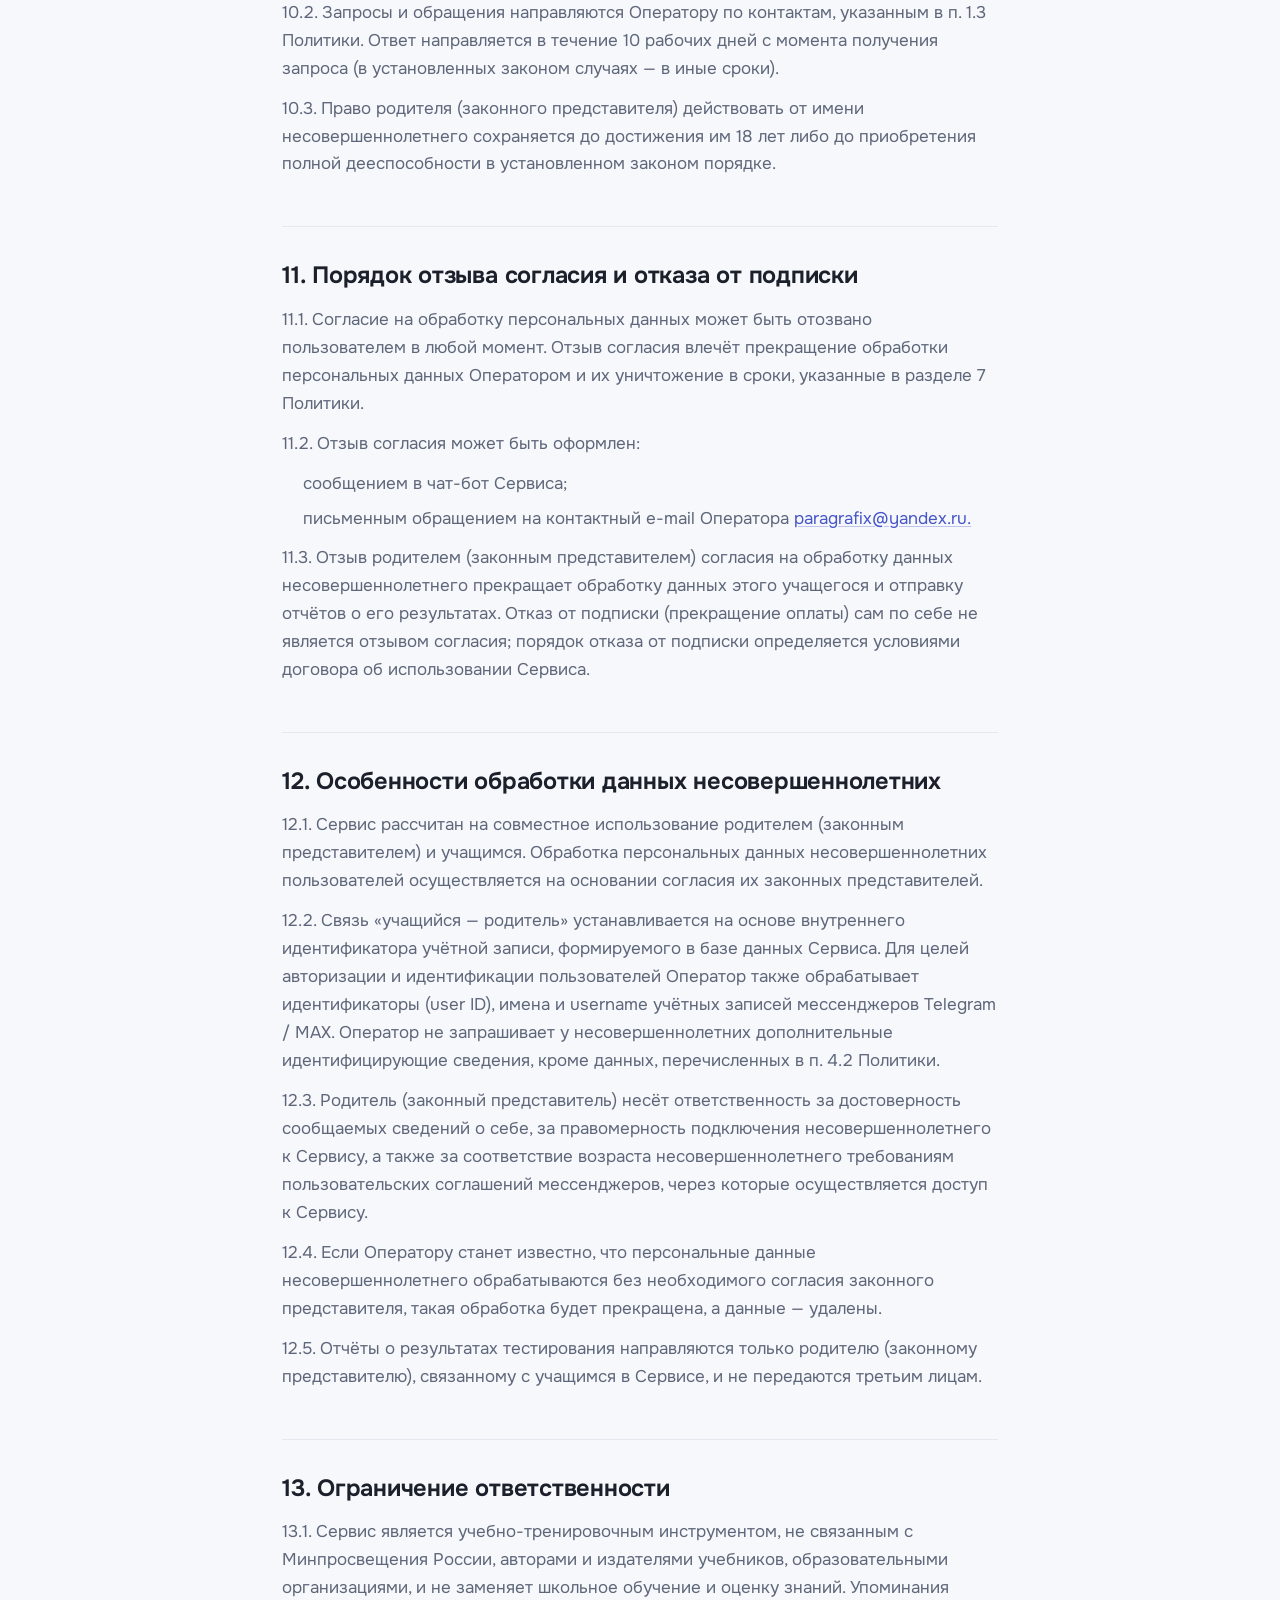
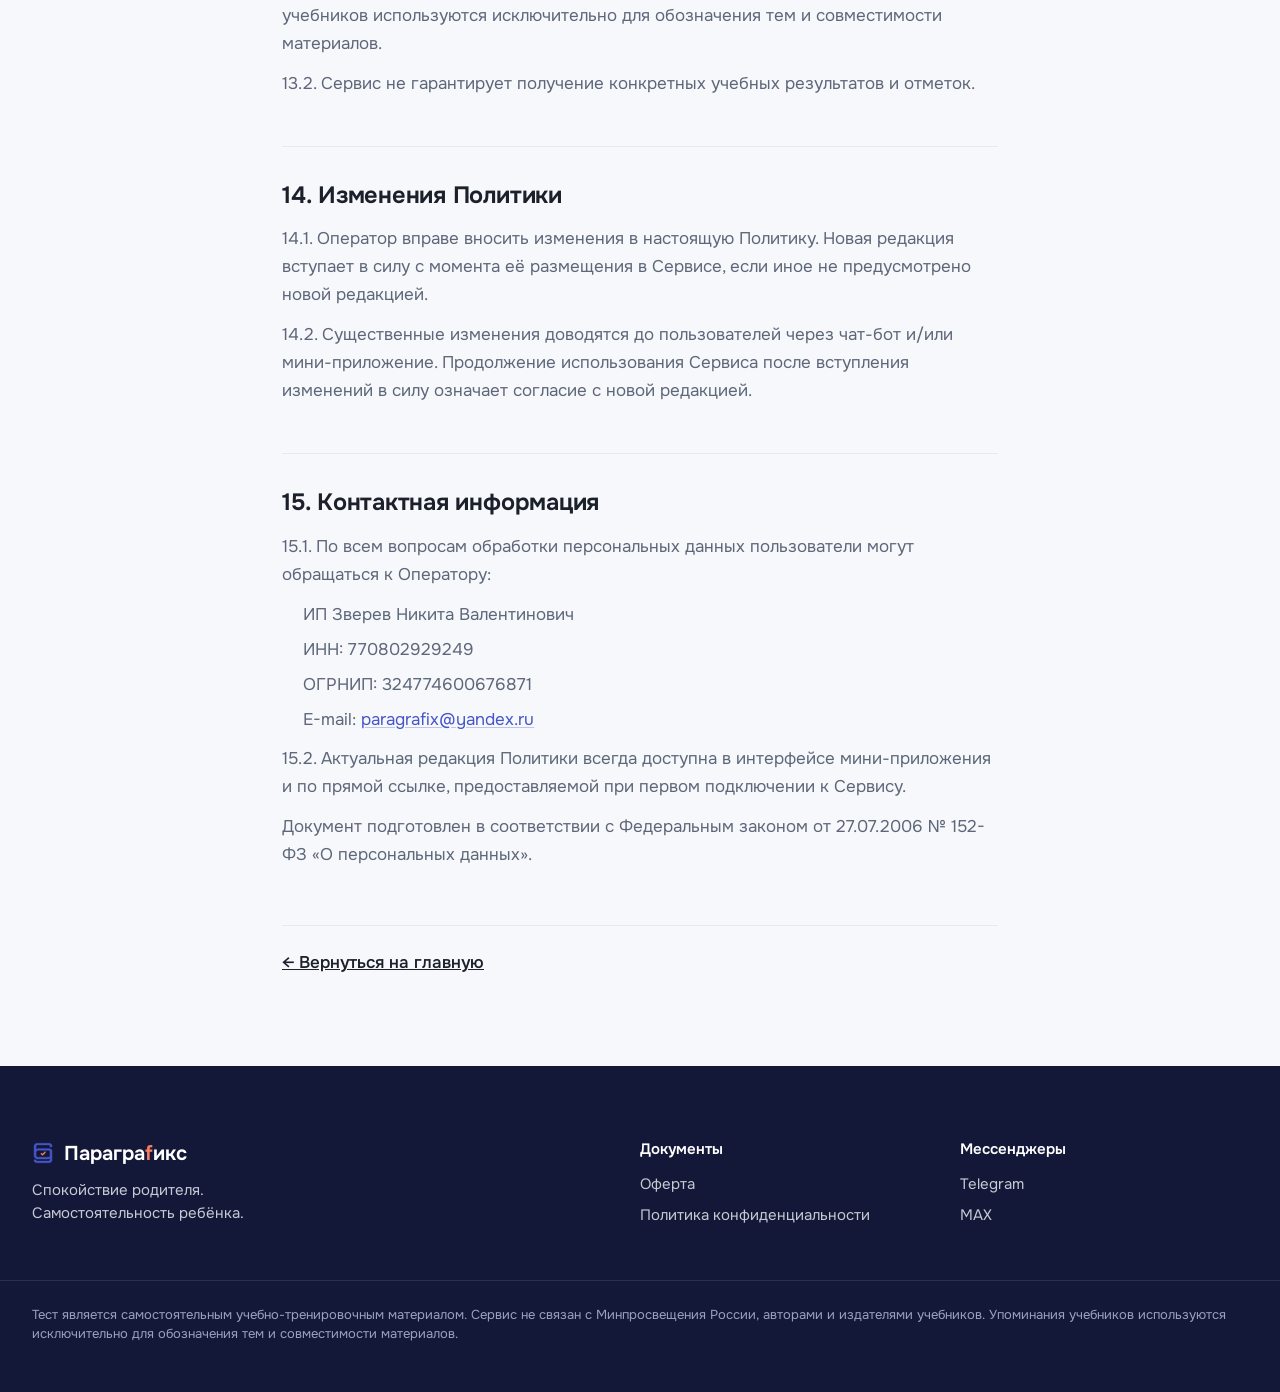
<file: privacy.html>
<!DOCTYPE html>
<html lang="ru">
<head>
<meta charset="utf-8">
<meta name="viewport" content="width=device-width, initial-scale=1">
<title>Политика конфиденциальности — Параграfикс</title>
<meta name="description" content="Политика конфиденциальности сервиса «Параграfикс»: какие данные обрабатываются, зачем, сроки хранения и права пользователей.">
<meta name="robots" content="index, follow">
<link rel="icon" href="./assets/favicon.png">
<link rel="preconnect" href="https://fonts.googleapis.com">
<link rel="preconnect" href="https://fonts.gstatic.com" crossorigin>
<link href="https://fonts.googleapis.com/css2?family=Onest:wght@200..800&display=swap" rel="stylesheet">
<link rel="stylesheet" href="./style.css">
</head>
<body class="doc-page">

<header class="doc-top">
  <div class="wrap doc-top__in">
    <a class="brand" href="./index.html" aria-label="Параграfикс — на главную">
      <img src="./assets/logo.png" alt="" width="22" height="29"><span>Парагра<b>f</b>икс</span>
    </a>
    <a class="doc-top__back" href="./index.html">← На главную</a>
  </div>
</header>

<main class="doc">
  <div class="wrap doc__wrap">
    <h1 class="doc__title">ПОЛИТИКА КОНФИДЕНЦИАЛЬНОСТИ</h1>
    <p class="doc__sub">(Политика в отношении обработки персональных данных)</p>
    <p class="doc__meta">Сервис «Параграфикс» (PARAGRAFIX) — мини-приложение и чат-бот в мессенджерах Telegram и MAX<br>Редакция от 30.09.2026</p>

    <nav class="doc__toc" aria-label="Содержание">
      <p class="doc__toc-h">Содержание</p>
      <ol><li><a href="#s1">1. Общие положения</a></li><li><a href="#s2">2. Категории пользователей (субъектов персональных данных)</a></li><li><a href="#s3">3. Цели обработки персональных данных</a></li><li><a href="#s4">4. Состав обрабатываемых персональных данных</a></li><li><a href="#s5">5. Правовые основания обработки</a></li><li><a href="#s6">6. Порядок и условия обработки</a></li><li><a href="#s7">7. Сроки обработки и хранения</a></li><li><a href="#s8">8. Файлы cookie и аналогичные технологии</a></li><li><a href="#s9">9. Меры защиты персональных данных</a></li><li><a href="#s10">10. Права пользователей в отношении персональных данных</a></li><li><a href="#s11">11. Порядок отзыва согласия и отказа от подписки</a></li><li><a href="#s12">12. Особенности обработки данных несовершеннолетних</a></li><li><a href="#s13">13. Ограничение ответственности</a></li><li><a href="#s14">14. Изменения Политики</a></li><li><a href="#s15">15. Контактная информация</a></li></ol>
    </nav>

    <article class="doc__body">
      <h2 id="s1">1. Общие положения</h2>
      <p>1.1. Настоящая Политика конфиденциальности (далее — «Политика») определяет порядок обработки и защиты персональных данных пользователей сервиса «Параграфикс» (далее — «Сервис») в соответствии с Федеральным законом от 27.07.2006 № 152-ФЗ «О персональных данных» (далее — «Закон № 152-ФЗ»).</p>
      <p>1.2. Политика разработана и применяется Индивидуальным предпринимателем Зверевым Никитой Валентиновичем (далее — «Оператор»), являющимся оператором персональных данных в смысле Закона № 152-ФЗ.</p>
      <p>1.3. Оператор:</p>
      <ul>
      <li>ФИО: Индивидуальный предприниматель Зверев Никита Валентинович</li>
      <li>ИНН: 770802929249</li>
      <li>ОГРНИП: 324774600676871</li>
      <li>Контактный e-mail: <a href="mailto:paragrafix@yandex.ru">paragrafix@yandex.ru</a></li>
      </ul>
      <p>1.4. Политика действует в отношении всех персональных данных, которые Оператор получает и обрабатывает в связи с использованием Сервиса, включая мини-приложение (Mini App) в мессенджерах Telegram и MAX, чат-ботов и сопутствующие интерфейсы.</p>
      <p>1.5. Использование Сервиса означает согласие пользователя с настоящей Политикой. Если пользователь не согласен с её условиями, он должен прекратить использование Сервиса.</p>
      <p>1.6. Основные понятия, используемые в Политике («персональные данные», «оператор», «субъект персональных данных», «обработка персональных данных», «распространение», «уничтожение» и др.), применяются в значениях, установленных Законом № 152-ФЗ.</p>
      <h2 id="s2">2. Категории пользователей (субъектов персональных данных)</h2>
      <p>2.1. Сервис предназначен для семейного использования: несовершеннолетний учащийся (5–9 классов) проходит учебные викторины, а его родитель (законный представитель) получает результаты в чат-боте. Подписка на Сервис оплачивается только родителем (законным представителем).</p>
      <p>2.2. Оператор обрабатывает персональные данные следующих категорий субъектов:</p>
      <ul>
      <li>родители (законные представители) — пользователи, которые оформляют и оплачивают подписку, подключают Сервис и получают уведомления о результатах тестирования;</li>
      <li>несовершеннолетние пользователи (учащиеся 5–9 классов, как правило 10–16 лет), проходящие викторины;</li>
      <li>иные пользователи, обратившиеся в поддержку или задавшие вопрос о Сервисе.</li>
      </ul>
      <h2 id="s3">3. Цели обработки персональных данных</h2>
      <p>3.1. Оператор обрабатывает персональные данные в следующих целях:</p>
      <ul>
      <li>предоставление доступа к Сервису и его функциональности (прохождение викторин, получение пояснений к ответам, повторное прохождение);</li>
      <li>идентификация и авторизация пользователей в Сервисе, в том числе по данным учётных записей мессенджеров Telegram и MAX;</li>
      <li>оформление, сопровождение и продление платной подписки, приём платежей от родителя (законного представителя);</li>
      <li>формирование и отправка родителю (законному представителю) отчёта о прохождении теста: результата, количества ошибок и вопросов, вызвавших затруднения;</li>
      <li>установление связи «учащийся — родитель» внутри Сервиса на основе внутреннего идентификатора учётной записи, формируемого в базе данных Сервиса;</li>
      <li>связь с пользователями: уведомления о статусе подписки, техническая поддержка, ответы на обращения (по телефону, e-mail и через мессенджеры);</li>
      <li>исполнение требований законодательства о расчётах (формирование истории платежей, назначение платежа);</li>
      <li>обеспечение безопасности и стабильной работы Сервиса, включая защиту от мошеннических операций.</li>
      </ul>
      <p>3.2. Оператор не использует персональные данные в иных целях без отдельного согласия субъекта. Сервис не ведёт оценочный журнал, не передаёт результаты в школы и образовательные организации и не публикует их.</p>
      <h2 id="s4">4. Состав обрабатываемых персональных данных</h2>
      <p>4.1. Данные, предоставляемые родителем (законным представителем):</p>
      <ul>
      <li>фамилия, имя (в т.ч. отображаемое имя учётной записи в мессенджере);</li>
      <li>идентификатор пользователя в мессенджере Telegram / MAX (user ID) и username (при наличии);</li>
      <li>номер телефона (обязательное поле, используется для регистрации, связи и восстановления доступа);</li>
      <li>адрес электронной почты (обязательное поле, используется для связи, уведомлений и обращений);</li>
      <li>внутренний идентификатор учётной записи, формируемый в базе данных Сервиса;</li>
      <li>данные о платежах: дата, сумма, назначение платежа, статус и идентификатор операции, использованный способ оплаты;</li>
      <li>содержание обращений в поддержку.</li>
      </ul>
      <p>4.2. Данные несовершеннолетнего пользователя:</p>
      <ul>
      <li>имя (отображаемое имя или ник, указанные при настройке профиля);</li>
      <li>идентификатор пользователя в мессенджере Telegram / MAX (user ID) и username (при наличии), получаемые при авторизации в мини-приложении;</li>
      <li>внутренний идентификатор учётной записи, формируемый в базе данных Сервиса;</li>
      <li>результаты прохождения викторин: тема, дата и время прохождения, количество верных и неверных ответов, вопросы, вызвавшие затруднения.</li>
      </ul>
      <p>4.3. Технические данные, собираемые автоматически:</p>
      <ul>
      <li>IP-адрес и техническая информация о подключении;</li>
      <li>данные cookie и аналогичные технологии;</li>
      <li>сведения об устройстве, браузере, версии мини-приложения;</li>
      <li>журналы событий (логи) для диагностики и обеспечения безопасности.</li>
      </ul>
      <p>4.4. Оператор не обрабатывает специальные категории персональных данных (сведения о расовой и национальной принадлежности, политических взглядах, религиозных и философских убеждениях, состоянии здоровья, судимости) и биометрические персональные данные. Сервис не запрашивает и не собирает такие данные.</p>
      <p>4.5. Реквизиты банковских карт и иные платёжные реквизиты Оператору не передаются и им не хранятся: платёж совершается на стороне платёжного провайдера, а Оператор получает только сведения о факте, сумме и статусе платежа.</p>
      <p>4.6. Оператор не требует и не принимает от пользователей персональные данные, не необходимые для целей, указанных в разделе 3.</p>
      <h2 id="s5">5. Правовые основания обработки</h2>
      <p>5.1. Обработка осуществляется:</p>
      <ul>
      <li>с согласия субъекта персональных данных (п. 1 ч. 1 ст. 6 Закона № 152-ФЗ);</li>
      <li>с согласия законного представителя (родителя, усыновителя, опекуна или попечителя) — в отношении персональных данных несовершеннолетних пользователей (ст. 64 Семейного кодекса РФ, ст. 9 Закона № 152-ФЗ);</li>
      <li>для исполнения договора об использовании Сервиса, стороной которого является родитель (законный представитель) (п. 5 ч. 1 ст. 6 Закона № 152-ФЗ);</li>
      <li>для целей, указанных в разделе 3, в объёме, необходимом для их достижения (ч. 2 ст. 5 Закона № 152-ФЗ — принцип минимизации данных).</li>
      </ul>
      <p>5.2. Согласие родителя (законного представителя) на обработку персональных данных несовершеннолетнего пользователя даётся в электронной форме при первичном подключении Сервиса (установка чекбокса и/или нажатие кнопки в интерфейсе мини-приложения или чат-бота) и фиксируется Оператором.</p>
      <p>5.3. Оператор исходит из того, что согласие родителя даётся одновременно: (а) на обработку его собственных данных, (б) на обработку данных несовершеннолетнего, которого он подключает к Сервису, (в) на получение отчётов о результатах тестирования. Оплату подписки и заключение договора об использовании Сервиса осуществляет только родитель (законный представитель).</p>
      <h2 id="s6">6. Порядок и условия обработки</h2>
      <p>6.1. Обработка персональных данных осуществляется с использованием средств автоматизации и без использования таких средств, путём сбора, записи, систематизации, накопления, хранения, уточнения, извлечения, использования, передачи (предоставления, доступа), блокирования, удаления и уничтожения.</p>
      <p>6.2. Хранение и обработка данных на территории Российской Федерации. Оператор обеспечивает запись, систематизацию, накопление, хранение, уточнение (обновление, изменение) и извлечение персональных данных граждан Российской Федерации с использованием баз данных, находящихся на территории Российской Федерации (ч. 5 ст. 18 Закона № 152-ФЗ). Инфраструктура Сервиса (серверы, базы данных) размещена у российского хостинг-провайдера.</p>
      <p>6.3. Передача персональных данных третьим лицам осуществляется только в объёме, необходимом для достижения целей обработки, при соблюдении требований Закона № 152-ФЗ, и не включает распространение персональных данных (неопределённому кругу лиц) без отдельного согласия субъекта.</p>
      <p>6.4. Авторизация пользователей в Сервисе осуществляется через мессенджеры Telegram и MAX. Обработка данных учётных записей пользователей в мессенджерах осуществляется операторами мессенджеров в соответствии с их пользовательскими соглашениями и политиками конфиденциальности. Оператор получает идентификатор (user ID), имя и username учётной записи пользователя при авторизации в мини-приложении и использует их в целях, указанных в разделе 3 Политики. Оператор не контролирует обработку данных мессенджерами и не несёт за неё ответственность.</p>
      <p>6.5. Для приёма платежей Оператор привлекает платёжного провайдера ЮKassa, который является самостоятельным оператором персональных данных. Платёжный провайдер обрабатывает платёжные реквизиты по собственным правилам; Оператору передаются только сведения о факте и параметрах платежа.</p>
      <p>6.6. Оператор не использует сторонние аналитические сервисы для сбора статистики о пользователях и не продаёт, не сдаёт в аренду и не передаёт персональные данные пользователей для маркетинговых целей третьих лиц.</p>
      <h2 id="s7">7. Сроки обработки и хранения</h2>
      <p>7.1. Персональные данные обрабатываются и хранятся не дольше, чем этого требуют цели обработки, если иной срок не установлен законом или соглашением с пользователем.</p>
      <p>7.2. Данные, необходимые для работы Сервиса, хранятся с момента подключения до момента отзыва согласия, отказа от подписки или удаления учётной записи пользователя.</p>
      <p>7.3. Сведения о платежах хранятся в течение срока, установленного законодательством Российской Федерации для хранения документов о расчётах.</p>
      <p>7.4. Результаты тестирования хранятся для формирования статистики прохождения тем и отображения истории пользователю.</p>
      <p>7.5. Технические логи и данные cookie хранятся в течение срока, необходимого для целей безопасности и диагностики.</p>
      <p>7.6. При достижении целей обработки или при отзыве согласия персональные данные уничтожаются в срок, не превышающий 30 календарных дней, если иное не предусмотрено законом (в том числе в части сроков хранения платёжных документов).</p>
      <h2 id="s8">8. Файлы cookie и аналогичные технологии</h2>
      <p>8.1. Сервис и связанные с ним веб-интерфейсы используют cookie и аналогичные технологии исключительно в технических целях: обеспечение работоспособности, безопасности и корректной авторизации пользователей.</p>
      <p>8.2. Для сбора обезличенной статистики посещений Оператор использует сервис «Яндекс.Метрика» (ООО «ЯНДЕКС»). Сервис устанавливает cookie и получает обезличенные данные о посещениях: адреса страниц, источник перехода, тип устройства и браузера, действия на странице. Для анализа поведения пользователей может применяться инструмент «Вебвизор», записывающий действия на странице; содержимое полей ввода при этом не сохраняется. Отключить сбор можно, заблокировав cookie и скрипты Метрики в настройках браузера, — на работу Сервиса это не влияет.</p>
      <p>8.3. Пользователь может отключить cookie в настройках браузера; при этом отдельные функции Сервиса могут работать некорректно.</p>
      <h2 id="s9">9. Меры защиты персональных данных</h2>
      <p>9.1. Оператор принимает правовые, организационные и технические меры для защиты персональных данных от неправомерного или случайного доступа, уничтожения, изменения, копирования и распространения, в том числе:</p>
      <ul>
      <li>размещение инфраструктуры на серверах в Российской Федерации;</li>
      <li>шифрование каналов передачи данных (HTTPS/TLS);</li>
      <li>разграничение прав доступа к базам данных и административным интерфейсам;</li>
      <li>ведение журналов доступа;</li>
      <li>регулярное обновление программного обеспечения инфраструктуры;</li>
      <li>ознакомление лиц, допущенных к обработке, с требованиями конфиденциальности.</li>
      </ul>
      <p>9.2. При выявлении инцидентов безопасности Оператор действует в соответствии с требованиями законодательства РФ, включая обязанность уведомления уполномоченного органа (Роскомнадзора) и субъектов персональных данных в установленных законом случаях и сроки.</p>
      <h2 id="s10">10. Права пользователей в отношении персональных данных</h2>
      <p>10.1. Пользователь (или его законный представитель) имеет право:</p>
      <ul>
      <li>получать сведения об обработке своих персональных данных Оператором;</li>
      <li>требовать уточнения, блокирования или уничтожения персональных данных, если они неполными, устаревшими, неточными или незаконно полученными;</li>
      <li>отозвать согласие на обработку персональных данных;</li>
      <li>обжаловать действия или бездействие Оператора в Роскомнадзор или в суд.</li>
      </ul>
      <p>10.2. Запросы и обращения направляются Оператору по контактам, указанным в п. 1.3 Политики. Ответ направляется в течение 10 рабочих дней с момента получения запроса (в установленных законом случаях — в иные сроки).</p>
      <p>10.3. Право родителя (законного представителя) действовать от имени несовершеннолетнего сохраняется до достижения им 18 лет либо до приобретения полной дееспособности в установленном законом порядке.</p>
      <h2 id="s11">11. Порядок отзыва согласия и отказа от подписки</h2>
      <p>11.1. Согласие на обработку персональных данных может быть отозвано пользователем в любой момент. Отзыв согласия влечёт прекращение обработки персональных данных Оператором и их уничтожение в сроки, указанные в разделе 7 Политики.</p>
      <p>11.2. Отзыв согласия может быть оформлен:</p>
      <ul>
      <li>сообщением в чат-бот Сервиса;</li>
      <li>письменным обращением на контактный e-mail Оператора <a href="mailto:paragrafix@yandex.ru.">paragrafix@yandex.ru.</a></li>
      </ul>
      <p>11.3. Отзыв родителем (законным представителем) согласия на обработку данных несовершеннолетнего прекращает обработку данных этого учащегося и отправку отчётов о его результатах. Отказ от подписки (прекращение оплаты) сам по себе не является отзывом согласия; порядок отказа от подписки определяется условиями договора об использовании Сервиса.</p>
      <h2 id="s12">12. Особенности обработки данных несовершеннолетних</h2>
      <p>12.1. Сервис рассчитан на совместное использование родителем (законным представителем) и учащимся. Обработка персональных данных несовершеннолетних пользователей осуществляется на основании согласия их законных представителей.</p>
      <p>12.2. Связь «учащийся — родитель» устанавливается на основе внутреннего идентификатора учётной записи, формируемого в базе данных Сервиса. Для целей авторизации и идентификации пользователей Оператор также обрабатывает идентификаторы (user ID), имена и username учётных записей мессенджеров Telegram / MAX. Оператор не запрашивает у несовершеннолетних дополнительные идентифицирующие сведения, кроме данных, перечисленных в п. 4.2 Политики.</p>
      <p>12.3. Родитель (законный представитель) несёт ответственность за достоверность сообщаемых сведений о себе, за правомерность подключения несовершеннолетнего к Сервису, а также за соответствие возраста несовершеннолетнего требованиям пользовательских соглашений мессенджеров, через которые осуществляется доступ к Сервису.</p>
      <p>12.4. Если Оператору станет известно, что персональные данные несовершеннолетнего обрабатываются без необходимого согласия законного представителя, такая обработка будет прекращена, а данные — удалены.</p>
      <p>12.5. Отчёты о результатах тестирования направляются только родителю (законному представителю), связанному с учащимся в Сервисе, и не передаются третьим лицам.</p>
      <h2 id="s13">13. Ограничение ответственности</h2>
      <p>13.1. Сервис является учебно-тренировочным инструментом, не связанным с Минпросвещения России, авторами и издателями учебников, образовательными организациями, и не заменяет школьное обучение и оценку знаний. Упоминания учебников используются исключительно для обозначения тем и совместимости материалов.</p>
      <p>13.2. Сервис не гарантирует получение конкретных учебных результатов и отметок.</p>
      <h2 id="s14">14. Изменения Политики</h2>
      <p>14.1. Оператор вправе вносить изменения в настоящую Политику. Новая редакция вступает в силу с момента её размещения в Сервисе, если иное не предусмотрено новой редакцией.</p>
      <p>14.2. Существенные изменения доводятся до пользователей через чат-бот и/или мини-приложение. Продолжение использования Сервиса после вступления изменений в силу означает согласие с новой редакцией.</p>
      <h2 id="s15">15. Контактная информация</h2>
      <p>15.1. По всем вопросам обработки персональных данных пользователи могут обращаться к Оператору:</p>
      <ul>
      <li>ИП Зверев Никита Валентинович</li>
      <li>ИНН: 770802929249</li>
      <li>ОГРНИП: 324774600676871</li>
      <li>E-mail: <a href="mailto:paragrafix@yandex.ru">paragrafix@yandex.ru</a></li>
      </ul>
      <p>15.2. Актуальная редакция Политики всегда доступна в интерфейсе мини-приложения и по прямой ссылке, предоставляемой при первом подключении к Сервису.</p>
      <p>Документ подготовлен в соответствии с Федеральным законом от 27.07.2006 № 152-ФЗ «О персональных данных».</p>
    </article>

    <p class="doc__foot"><a href="./index.html">← Вернуться на главную</a></p>
  </div>
</main>

<footer class="footer" data-theme="dark">
  <div class="wrap footer__grid">
    <div>
      <p class="footer__brand"><img src="./assets/logo.png" alt="" width="22" height="29"><span>Парагра<b>f</b>икс</span></p>
      <p>Спокойствие родителя.<br>Самостоятельность ребёнка.</p>
    </div>
    <div><p class="footer__h">Документы</p><a href="./oferta.html">Оферта</a><a href="./privacy.html">Политика конфиденциальности</a></div>
    <div><p class="footer__h">Мессенджеры</p><a href="https://t.me/paragrafica_bot" target="_blank" rel="noopener">Telegram</a><a href="https://max.ru/id770802929249_2_bot" target="_blank" rel="noopener">MAX</a></div>
  </div>
  <p class="wrap footer__legal">Тест является самостоятельным учебно-тренировочным материалом. Сервис не связан с Минпросвещения России, авторами и издателями учебников. Упоминания учебников используются исключительно для обозначения тем и совместимости материалов.</p>
</footer>

</body>
</html>
</file>
<file: style.css>
/* ===== Tokens ===== */
:root{
  --canvas:#F7F8FC; --surface:#FFFFFF;
  --ink:#1B202B; --ink-2:#5E6779; --ink-3:#98A2B3;
  --line:#E5E8F0; --line-2:#D7DCE8;
  --indigo:#4656C8; --indigo-press:#3545AF; --indigo-soft:#EEF0FF;
  --coral:#F47D62; --coral-ink:#D9644A; --coral-soft:#FFF1ED;
  --ok:#2E9B76; --ok-soft:#ECF8F2;
  --rev:#C98719; --rev-ink:#8A6100; --rev-soft:#FFF7E7;
  --night-7:#2B3290; --night-8:#1F2463; --night-9:#141838;
  --night-ink-2:#B9BEE6; --night-accent:#A9B0F5;

  --r-sm:12px; --r-md:16px; --r-lg:24px; --r-phone:46px;
  --sh-device:0 40px 80px -24px rgba(27,32,43,.28),0 14px 28px -10px rgba(27,32,43,.14);
  --sh-bubble:0 14px 34px -10px rgba(27,32,43,.20),0 2px 6px rgba(27,32,43,.05);
  --sh-card:0 1px 2px rgba(27,32,43,.04);
  --ease:cubic-bezier(.22,1,.36,1); --ease-io:cubic-bezier(.65,0,.35,1);

  --fs-hero:clamp(2.5rem,1.6rem + 3.9vw,4.5rem);
  --fs-h2:clamp(1.875rem,1.4rem + 2vw,3rem);
  --fs-h3:clamp(1.25rem,1.15rem + .4vw,1.5rem);
  --fs-lead:clamp(1.125rem,1.07rem + .25vw,1.3rem);
  --fs-body:clamp(1rem,.98rem + .1vw,1.0625rem);
  --fs-cap:clamp(.8125rem,.8rem + .1vw,.875rem);
  --wrap:1200px; --pad:clamp(20px,4vw,32px);
  --sec:clamp(88px,10vw,168px);
}

*,*::before,*::after{box-sizing:border-box}
html{-webkit-text-size-adjust:100%;scroll-padding-top:80px}
body{margin:0;font-family:'Onest',system-ui,-apple-system,'Segoe UI',sans-serif;font-size:var(--fs-body);line-height:1.55;color:var(--ink);background:var(--canvas);-webkit-font-smoothing:antialiased;text-rendering:optimizeLegibility;overflow-x:hidden}
img,svg{display:block;max-width:100%}
a{color:inherit}
button{font:inherit;color:inherit;cursor:pointer}
p{margin:0}
h1,h2,h3{margin:0;font-weight:650;text-wrap:balance}
ul,ol{margin:0;padding:0;list-style:none}
:focus-visible{outline:3px solid rgba(70,86,200,.45);outline-offset:3px;border-radius:8px}
.skip{position:absolute;left:-999px;top:8px;z-index:100;background:var(--ink);color:#fff;padding:10px 14px;border-radius:10px}
.skip:focus{left:8px}

.wrap{width:100%;max-width:calc(var(--wrap) + var(--pad)*2);margin-inline:auto;padding-inline:var(--pad)}
.wrap--narrow{max-width:calc(820px + var(--pad)*2)}
section{position:relative;padding-block:var(--sec)}

/* ===== Sky ===== */
.sky{position:fixed;inset:0;z-index:-2;background:var(--canvas);transition:none}
.sky__glow{position:absolute;inset:0;opacity:0;background:radial-gradient(60vw 50vw at 88% 6%,rgba(244,125,98,.30),transparent 62%),radial-gradient(50vw 40vw at 10% 100%,rgba(255,200,170,.25),transparent 60%)}
.sky__grain{position:absolute;inset:0;opacity:.035;background-image:url("data:image/svg+xml,%3Csvg xmlns='http://www.w3.org/2000/svg' width='160' height='160'%3E%3Cfilter id='n'%3E%3CfeTurbulence type='fractalNoise' baseFrequency='.9' numOctaves='2' stitchTiles='stitch'/%3E%3C/filter%3E%3Crect width='100%25' height='100%25' filter='url(%23n)'/%3E%3C/svg%3E")}

/* ===== Type ===== */
.h2{font-size:var(--fs-h2);line-height:1.08;letter-spacing:-.025em;max-width:22ch}
.h3{font-size:var(--fs-h3);line-height:1.25;letter-spacing:-.01em;font-weight:600}
.lead{font-size:var(--fs-lead);line-height:1.5;color:var(--ink-2);max-width:56ch}
.caption{font-size:var(--fs-cap);color:var(--ink-2);line-height:1.45}
.accent{color:var(--indigo)}
.muted{color:var(--ink-2)}
.eyebrow{display:inline-flex;align-items:center;gap:8px;font-size:var(--fs-cap);font-weight:550;letter-spacing:.01em;color:var(--ink-2);padding:6px 12px;border-radius:999px;background:rgba(255,255,255,.7);border:1px solid var(--line)}
.eyebrow::before{content:"";width:6px;height:6px;border-radius:50%;background:var(--coral);box-shadow:0 0 0 4px rgba(244,125,98,.18)}
.sec-head{display:grid;gap:16px;margin-bottom:clamp(40px,6vw,72px)}
.big-line{font-size:clamp(1.5rem,1.1rem + 1.6vw,2.4rem);line-height:1.2;letter-spacing:-.02em;font-weight:600;max-width:26ch;margin-top:clamp(56px,8vw,104px)}
.big-line--sm{font-size:clamp(1.25rem,1rem + 1vw,1.75rem);max-width:34ch}

.time-chip{display:inline-flex;align-items:center;gap:6px;font-size:14px;font-weight:600;letter-spacing:.04em;font-variant-numeric:tabular-nums;color:var(--ink-2);padding:6px 11px;border-radius:999px;background:rgba(255,255,255,.65);border:1px solid rgba(229,232,240,.9);backdrop-filter:blur(8px)}
.time-chip svg{width:14px;height:14px}
.time-chip--dark{background:rgba(255,255,255,.08);border-color:rgba(255,255,255,.14);color:var(--night-ink-2)}

/* ===== Buttons ===== */
.btns{display:flex;flex-wrap:wrap;align-items:center;gap:12px}
.btns--center{justify-content:center}
.btn{--h:56px;display:inline-flex;align-items:center;justify-content:center;gap:10px;height:var(--h);padding:0 24px;border-radius:var(--r-md);font-weight:600;font-size:1.0625rem;text-decoration:none;border:1px solid transparent;transition:background .16s var(--ease),border-color .16s,box-shadow .2s var(--ease),transform .16s var(--ease);white-space:nowrap;will-change:transform}
.btn:active{transform:scale(.98)}
.btn--primary{background:var(--indigo);color:#fff}
.btn--primary:hover{background:var(--indigo-press);box-shadow:0 10px 22px -8px rgba(70,86,200,.55)}
.btn--secondary{background:#fff;border-color:var(--line);color:var(--ink)}
.btn--secondary:hover{border-color:#C9CEDB;background:#FAFBFE}
.btn--light{background:#fff;color:var(--night-8)}
.btn--light:hover{box-shadow:0 10px 30px -8px rgba(255,255,255,.35)}
.btn--ghost-dark{background:transparent;color:#fff;border-color:rgba(255,255,255,.26)}
.btn--ghost-dark:hover{background:rgba(255,255,255,.06)}
.btn--sm{--h:40px;padding:0 16px;font-size:.9375rem;border-radius:var(--r-sm)}
.btn--sm svg{width:16px;height:16px}
.btn--block{width:100%}
.mi{width:20px;height:20px;flex:none}
/* Логотип MAX — официальный ассет assets/max.svg (круглая эмблема), размер от .mi */
.mi--max{display:block;border-radius:6px}

/* ===== Header ===== */
.header{position:fixed;inset:0 0 auto;z-index:50;transition:background .3s,border-color .3s,backdrop-filter .3s;border-bottom:1px solid transparent}
.header__inner{max-width:calc(var(--wrap) + var(--pad)*2);margin:auto;padding:0 var(--pad);height:72px;display:flex;align-items:center;gap:32px;transition:height .3s var(--ease)}
.header.is-scrolled{background:rgba(255,255,255,.72);backdrop-filter:blur(16px) saturate(1.4);-webkit-backdrop-filter:blur(16px) saturate(1.4);border-color:rgba(229,232,240,.8)}
.header.is-scrolled .header__inner{height:60px}
.header.is-dark{background:rgba(20,24,56,.6);border-color:rgba(255,255,255,.08);color:#fff}
.brand{display:flex;align-items:center;gap:10px;text-decoration:none;font-weight:650;font-size:1.125rem;letter-spacing:-.01em}
.brand img{width:22px;height:auto}
.brand b,.footer__brand b{color:var(--coral);font-weight:650}
.nav{display:flex;gap:28px;margin-left:auto}
.nav a{position:relative;text-decoration:none;font-size:.9375rem;color:var(--ink-2);font-weight:500;padding:6px 0}
.header.is-dark .nav a{color:var(--night-ink-2)}
.nav a::after{content:"";position:absolute;left:0;right:0;bottom:0;height:1.5px;background:currentColor;transform:scaleX(0);transform-origin:left;transition:transform .16s var(--ease)}
.nav a:hover::after,.nav a.is-active::after{transform:scaleX(1)}
.nav a.is-active{color:var(--ink)}
.header.is-dark .nav a.is-active{color:#fff}
.header__cta{position:relative}
.header.is-dark .btn--primary{background:#fff;color:var(--night-8)}
.menu{position:absolute;right:0;top:calc(100% + 8px);background:#fff;border:1px solid var(--line);border-radius:14px;box-shadow:var(--sh-bubble);padding:6px;min-width:200px;color:var(--ink)}
.menu a{display:flex;align-items:center;gap:10px;padding:12px;border-radius:10px;text-decoration:none;font-weight:550}
.menu a:hover{background:var(--canvas)}
.menu .mi{color:#229ED9}
@media (max-width:900px){.nav{display:none}.header__cta{margin-left:auto}.header__inner{height:64px}}

/* ===== Phone & bubble (shared) ===== */
.phone{position:relative;width:300px;aspect-ratio:300/620;border-radius:var(--r-phone);background:#1B202B;padding:10px;box-shadow:var(--sh-device)}
.phone__notch{position:absolute;top:18px;left:50%;translate:-50% 0;width:84px;height:24px;border-radius:20px;background:#0B0E14;z-index:3}
.phone__screen{position:relative;height:100%;border-radius:36px;background:var(--canvas);overflow:hidden}
.scr{position:absolute;inset:0;padding:58px 16px 16px;display:flex;flex-direction:column;opacity:0;visibility:hidden}
.scr.is-on{opacity:1;visibility:visible}
.q-meta{display:flex;justify-content:space-between;gap:8px;font-size:12px;color:var(--ink-2);font-weight:500}
.progress{height:6px;border-radius:999px;background:#E8EBF3;margin-top:10px;overflow:hidden}
.progress i{display:block;height:100%;width:100%;background:var(--indigo);border-radius:inherit;transform-origin:left;transform:scaleX(var(--p,.5))}
.q-text{font-size:17px;line-height:1.3;font-weight:600;margin-top:20px;letter-spacing:-.005em}
.opts{display:grid;gap:8px;margin-top:16px}
.opt{position:relative;display:flex;align-items:center;gap:10px;min-height:48px;padding:10px 12px;border-radius:var(--r-sm);background:#fff;border:1px solid var(--line);font-size:13.5px;line-height:1.3;transition:background .28s var(--ease),border-color .28s}
.opt b{flex:none;display:grid;place-items:center;width:22px;height:22px;border-radius:7px;background:var(--canvas);font-size:11px;font-weight:600;color:var(--ink-2)}
.opt.is-sel{background:var(--indigo-soft);border-color:var(--indigo)}
.opt.is-ok{background:var(--ok-soft);border-color:var(--ok)}
.opt.is-ok b{background:var(--ok);color:#fff}
.opt.is-rev{background:var(--rev-soft);border-color:var(--rev)}
.opt.is-rev b{background:var(--rev);color:#fff}
.fb{display:flex;gap:10px;align-items:flex-start;padding:12px;border-radius:var(--r-sm);font-size:12.5px;line-height:1.4;margin-top:12px}
.fb svg{width:18px;height:18px;flex:none;margin-top:1px}
.fb--ok{background:var(--ok-soft);border:1px solid rgba(46,155,118,.35)}
.fb--ok svg{color:var(--ok)}
.fb--review{background:var(--rev-soft);border:1px solid rgba(201,135,25,.4)}
.fb--review svg{color:var(--rev)}
.tap{position:absolute;width:36px;height:36px;border-radius:50%;background:rgba(27,32,43,.16);pointer-events:none;opacity:0}
.scr--res{align-items:center;text-align:center;padding-top:72px}
.res-sub{font-size:12px;color:var(--ink-2);font-weight:500}
.ring{position:relative;width:150px;height:150px;margin:22px 0 18px}
.ring svg{width:100%;height:100%;transform:rotate(-90deg)}
.ring circle{fill:none;stroke-width:9}
.ring__bg{stroke:#E8EBF3}
.ring__fg{stroke:var(--ok);stroke-linecap:round;stroke-dasharray:326.7;stroke-dashoffset:326.7}
.ring__num{position:absolute;inset:0;display:grid;place-content:center;line-height:1}
.ring__num b{font-size:44px;font-weight:700;letter-spacing:-.03em;font-variant-numeric:tabular-nums}
.ring__num span{font-size:13px;color:var(--ink-2);margin-top:4px}
.res-title{font-size:20px;font-weight:650}
.res-note{font-size:13px;color:var(--ink-2);margin-top:4px}
.res-btns{display:grid;gap:8px;width:100%;margin-top:auto}
.mini-btn{display:grid;place-items:center;height:44px;border-radius:12px;background:var(--indigo);color:#fff;font-size:13.5px;font-weight:600}
.mini-btn--ghost{background:#fff;color:var(--ink);border:1px solid var(--line)}

.bubble{position:relative;background:#fff;border-radius:16px 16px 16px 4px;padding:12px 14px 13px;box-shadow:var(--sh-bubble);font-size:14px;line-height:1.42;width:270px}
.bubble__head{display:flex;align-items:center;gap:7px;font-size:12.5px;margin-bottom:6px}
.bubble__head img{width:12px;height:auto}
.bubble__head time{margin-left:auto;color:var(--ink-2);font-size:11.5px;font-variant-numeric:tabular-nums}
.bubble__head time::after{content:" ✓✓";color:var(--indigo);letter-spacing:-2px}
.bubble__body p+p{margin-top:3px}
.bm-title{font-weight:600}
.bm-review{display:inline-block;margin-top:6px!important;padding:5px 9px;border-radius:9px;background:var(--rev-soft);color:var(--rev-ink);font-weight:550;font-size:13px}
.bm-ok{display:flex;align-items:center;gap:6px;color:var(--ok);font-weight:600}
.bm-ok svg{width:16px;height:16px}
.typing{display:flex;gap:4px;padding:6px 2px}
.typing i{width:6px;height:6px;border-radius:50%;background:var(--ink-3);animation:typing 1s infinite ease-in-out}
.typing i:nth-child(2){animation-delay:.15s}.typing i:nth-child(3){animation-delay:.3s}
@keyframes typing{0%,60%,100%{opacity:.35;transform:translateY(0)}30%{opacity:1;transform:translateY(-3px)}}

.signal{position:absolute;width:12px;height:12px;border-radius:50%;background:var(--coral);box-shadow:0 0 0 6px rgba(244,125,98,.18),0 0 22px 6px rgba(244,125,98,.45);pointer-events:none;z-index:6}
.thread{position:absolute;inset:0;width:100%;height:100%;overflow:visible;pointer-events:none;z-index:1}
.thread path{fill:none;stroke:rgba(244,125,98,.55);stroke-width:1.5;stroke-dasharray:2 6;stroke-linecap:round}

/* ===== Hero ===== */
.hero{padding-top:clamp(112px,14vw,160px);padding-bottom:0}
.hero__grid{display:grid;grid-template-columns:1.05fr .95fr;gap:clamp(32px,5vw,72px);align-items:center}
.hero__title{font-size:var(--fs-hero);line-height:1.03;letter-spacing:-.035em;margin-top:22px;max-width:13ch}
.hero__title .w{display:inline-block;will-change:transform}
.hero__lead{margin-top:24px}
.hero__btns{margin-top:36px}
.hero__terms{display:flex;flex-wrap:wrap;gap:6px 18px;margin-top:18px}
.hero__terms span{display:inline-flex;align-items:center;gap:8px}
.hero__terms span+span::before{content:"";width:3px;height:3px;border-radius:50%;background:var(--ink-3)}
.hero__scene{position:relative;height:680px;perspective:1200px}
.hero__phone{position:absolute;left:8%;top:30px;transform:rotate(-4deg);transform-style:preserve-3d;z-index:2}
.hero__bubble{position:absolute;right:0;top:96px;z-index:5;opacity:0}
.hero__bubble .bubble__body{display:none}
#heroSignal{left:0;top:0;opacity:0}
.scene-note{position:absolute;bottom:0;left:8%;font-size:12px;color:var(--ink-3)}
#hqFb{opacity:0;transform:translateY(10px)}

.marquee{margin-top:clamp(48px,6vw,80px);padding-block:22px;border-block:1px solid rgba(229,232,240,.8);overflow:hidden;mask-image:linear-gradient(90deg,transparent,#000 10%,#000 90%,transparent)}
.marquee__track{display:flex;gap:12px;width:max-content}
.chip{display:inline-flex;align-items:center;gap:8px;height:40px;padding:0 16px;border-radius:999px;background:#fff;border:1px solid var(--line);font-size:15px;font-weight:500;white-space:nowrap}
.chip svg{width:18px;height:18px;color:var(--indigo)}
.chip--plain{background:transparent;border-color:transparent;color:var(--ink-2)}

/* ===== Pain ===== */
.pain__grid{display:grid;grid-template-columns:1fr 1fr;gap:clamp(40px,6vw,96px);align-items:start}
.pain__chat .h2{margin-top:18px}
.dialog{display:flex;flex-direction:column;gap:10px;margin-top:36px;max-width:420px}
.say{max-width:80%;padding:11px 16px;border-radius:18px;font-size:1.0625rem;line-height:1.35;opacity:0;transform:translateY(8px)}
.say--p{align-self:flex-end;background:#E9EAF2;border-bottom-right-radius:6px}
.say--k{align-self:flex-start;background:#fff;border:1px solid var(--line);border-bottom-left-radius:6px}
.say.typing-say{display:flex;gap:4px;padding:14px 16px}
.clock{display:flex;align-items:baseline;font-size:clamp(4.5rem,2rem + 9vw,10rem);font-weight:200;letter-spacing:-.05em;line-height:.9;color:var(--ink);font-variant-numeric:tabular-nums;opacity:.9}
.clock__colon{animation:blink 2s steps(1) infinite;margin-inline:.02em}
@keyframes blink{50%{opacity:.2}}
.flip{position:relative;display:inline-block;height:.9em;overflow:hidden;vertical-align:top}
.flip span{display:block;transition:transform .5s var(--ease)}
.flip.is-flipped span{transform:translateY(-100%)}
.pain__punch{font-size:clamp(1.25rem,1rem + .9vw,1.625rem);line-height:1.3;font-weight:600;letter-spacing:-.015em;margin-top:28px;max-width:24ch}
.pain__list{margin-top:36px;border-top:1px solid var(--line)}
.pain__list li{padding:18px 0;border-bottom:1px solid var(--line);color:var(--ink-2)}
.pain__list b{color:var(--ink);font-weight:600}
.pain__bridge{font-size:clamp(1.5rem,1.1rem + 1.6vw,2.4rem);font-weight:600;letter-spacing:-.02em;margin-top:clamp(64px,9vw,120px)}

/* ===== How (scrollytelling) ===== */
.how{padding-bottom:var(--sec)}
.how__head{display:grid;gap:16px}
.how__stage{margin-top:clamp(40px,6vw,72px)}
.how__grid{display:grid;grid-template-columns:1fr 1fr;gap:64px;align-items:center}
.steps-wrap{position:relative;padding-left:36px}
.steps{display:grid;gap:40px}
.step{transition:opacity .35s var(--ease)}
.step h3{font-size:var(--fs-h3);margin-top:12px;letter-spacing:-.01em}
.step p{color:var(--ink-2);margin-top:8px;max-width:44ch}
.steps__line{position:absolute;left:8px;top:6px;bottom:6px;width:2px;background:rgba(27,32,43,.08);border-radius:2px}
.steps__line i{position:absolute;inset:0;background:var(--indigo);transform-origin:top;transform:scaleY(0);border-radius:2px}
.signal--static{left:-5px;top:0}
.how__device{position:relative;display:grid;justify-items:center;gap:20px}
.board{display:flex;align-items:center;gap:4px;font-size:44px;font-weight:300;letter-spacing:-.02em;font-variant-numeric:tabular-nums;color:var(--ink)}
.board__d{display:inline-grid;place-items:center;width:42px;height:58px;border-radius:10px;background:rgba(255,255,255,.75);border:1px solid rgba(229,232,240,.9);box-shadow:var(--sh-card);overflow:hidden;position:relative}
.board__c{opacity:.5;padding-inline:2px}
.how__phone{width:290px}
.how__bubble{position:absolute;right:-6%;top:48%;opacity:0;transform:translateY(20px) scale(.96);width:250px;z-index:4}
.step__mini{display:none}

/* steps on desktop pinned */
@media (min-width:1024px){
  .how__stage.is-pinned{height:100vh;display:flex;align-items:center}
  .step{opacity:.28}
  .step.is-active{opacity:1}
}
@media (max-width:1023px){
  .how__grid{grid-template-columns:1fr}
  .how__device{display:none}
  .step__mini{display:block;margin-top:20px}
  .step__mini .phone{width:min(260px,72vw);margin:0}
  .steps{gap:56px}
}

/* screens inside how phone */
.nav-path{display:flex;align-items:center;gap:6px;font-size:12px;color:var(--ink-2);font-weight:500}
.nav-path svg{width:12px;height:12px}
.scr h4{margin:14px 0 12px;font-size:20px;font-weight:650;letter-spacing:-.01em}
.list{background:#fff;border:1px solid var(--line);border-radius:14px;overflow:hidden}
.list li{display:flex;align-items:center;justify-content:space-between;gap:8px;padding:12px;border-bottom:1px solid var(--line);font-size:13.5px;font-weight:550}
.list li:last-child{border:0}
.list li small{display:block;font-size:11.5px;color:var(--ink-2);font-weight:450;margin-top:2px}
.list li svg{width:16px;height:16px;color:var(--ink-3);flex:none}
.list li.is-hi{background:var(--indigo-soft)}
.list li.is-hi svg{color:var(--indigo)}

/* ===== Message ===== */
.msg__grid{display:grid;grid-template-columns:.9fr 1.1fr;gap:clamp(40px,6vw,88px);align-items:center}
.msg__text .h2{margin-top:18px}
.msg__text .lead{margin-top:16px}
.notes{margin-top:36px;display:grid;gap:4px}
.notes li{display:flex;gap:14px;align-items:flex-start;padding:14px 0;border-top:1px solid rgba(27,32,43,.08);color:var(--ink-2)}
.notes b{color:var(--ink);font-weight:600}
.num{flex:none;display:grid;place-items:center;width:24px;height:24px;border-radius:50%;background:var(--ink);color:#fff;font-size:12px;font-weight:650;font-variant-numeric:tabular-nums}
.msg__demo{display:grid;justify-items:center;gap:18px}
.seg{position:relative;display:inline-flex;padding:4px;border-radius:14px;background:rgba(255,255,255,.6);border:1px solid rgba(229,232,240,.9);backdrop-filter:blur(10px)}
.seg button{position:relative;z-index:1;border:0;background:none;height:40px;padding:0 14px;border-radius:10px;font-size:14px;font-weight:550;color:var(--ink-2);transition:color .2s}
.seg button[aria-selected=true]{color:var(--ink)}
.seg__pill{position:absolute;top:4px;bottom:4px;left:0;border-radius:10px;background:#fff;box-shadow:0 2px 8px rgba(27,32,43,.08);transition:transform .3s var(--ease),width .3s var(--ease)}
.chat{width:min(420px,100%);border-radius:28px;background:#E9EDF5;overflow:hidden;box-shadow:var(--sh-device),0 0 80px rgba(255,255,255,.5)}
.chat__top{display:flex;align-items:center;gap:12px;padding:14px 18px;background:rgba(255,255,255,.9);border-bottom:1px solid var(--line)}
.chat__top img{width:18px;height:auto}
.chat__top div{display:grid;line-height:1.2}
.chat__top b{font-size:15px}
.chat__top span{font-size:12px;color:var(--ink-2)}
.chat__body{padding:18px 16px 26px;min-height:320px;display:flex;flex-direction:column;align-items:flex-start;gap:12px;background:radial-gradient(circle at 20% 20%,rgba(255,255,255,.6),transparent 50%),#E7EBF4}
.chat__date{align-self:center;font-size:12px;color:var(--ink-2);background:rgba(255,255,255,.7);padding:3px 10px;border-radius:999px}
.bubble--big{width:min(360px,100%);font-size:15px;padding:14px 16px 16px;overflow:hidden}
.bubble--big .bm-title{font-size:15.5px}
.qa{margin-top:10px;padding:10px 12px;border-radius:12px;background:var(--rev-soft);display:grid;gap:10px}
.qa li{font-size:14px;line-height:1.4}
.qa li span{display:block;color:var(--rev-ink);font-weight:600;margin-top:2px}
.badge-n{display:inline-grid;place-items:center;width:18px;height:18px;border-radius:50%;background:var(--ink);color:#fff;font-size:10px;font-weight:700;vertical-align:2px;margin-left:6px}
.res-line{font-weight:650}
.msg__foot{max-width:420px;text-align:center}

/* ===== Method ===== */
.method__grid-bg{position:absolute;inset:0;background-image:linear-gradient(rgba(70,86,200,.06) 1px,transparent 1px),linear-gradient(90deg,rgba(70,86,200,.06) 1px,transparent 1px);background-size:24px 24px;mask-image:radial-gradient(ellipse 70% 60% at 50% 40%,#000 30%,transparent 80%);pointer-events:none}
.method .wrap{position:relative}
.anat{display:grid;grid-template-columns:1fr minmax(0,440px) 1fr;gap:clamp(24px,3vw,48px);align-items:center}
.anat__col{display:grid;gap:28px}
.callout{display:flex;gap:12px;align-items:flex-start}
.callout p{font-size:15px;color:var(--ink-2);line-height:1.45}
.callout b{color:var(--ink);font-weight:600}
.anat__col--l .callout{flex-direction:row-reverse;text-align:right}
.qcard{position:relative;background:#fff;border:1px solid var(--line);border-radius:var(--r-lg);padding:26px;box-shadow:0 30px 60px -30px rgba(27,32,43,.18)}
.qcard .q-text{font-size:18px;margin-top:14px}
.qcard .opt{font-size:14.5px;min-height:52px}
.qcard__q,.qcard .opts,.qcard .fb,.qcard__lock{position:relative}
.qcard__lock{display:flex;align-items:center;gap:8px;margin-top:14px;font-size:12.5px;color:var(--ink-2)}
.qcard__lock svg{width:14px;height:14px}
.dot-n{position:absolute;display:grid;place-items:center;width:20px;height:20px;border-radius:50%;background:var(--coral);color:#fff;font-size:11px;font-weight:700;box-shadow:0 0 0 4px rgba(244,125,98,.18)}
.qcard__q>.dot-n{left:-36px;top:28px}
.opts .opt .dot-n{right:-12px;top:-8px}
.qcard .fb .dot-n{right:-12px;top:-8px}
.qcard__lock .dot-n{position:static;margin-left:4px;width:18px;height:18px}
.method__row{display:grid;grid-template-columns:1fr 1fr;gap:clamp(24px,4vw,48px);margin-top:clamp(64px,8vw,112px)}
.levels,.bank{background:rgba(255,255,255,.8);border:1px solid var(--line);border-radius:var(--r-lg);padding:clamp(22px,3vw,32px);backdrop-filter:blur(6px)}
.ladder{display:grid;grid-template-columns:repeat(4,1fr);gap:10px;align-items:end;height:260px;margin:24px 0 18px}
.ladder li{display:flex;flex-direction:column;justify-content:flex-end;height:100%;font-size:13px;color:var(--ink-2);line-height:1.35}
.ladder__bar{display:block;height:var(--h);min-height:40px;border-radius:12px 12px 6px 6px;background:linear-gradient(180deg,rgba(70,86,200,calc(.12 + var(--i,0)*.08)),rgba(70,86,200,.05));border:1px solid rgba(70,86,200,.2);margin-bottom:12px;transform-origin:bottom}
.ladder li:nth-child(1){--i:0}.ladder li:nth-child(2){--i:1}.ladder li:nth-child(3){--i:2}.ladder li:nth-child(4){--i:3}
.ladder b{color:var(--ink);font-size:15px;font-weight:600;display:block}
.bank>p{color:var(--ink-2);margin-top:10px}
.bank__grid{display:grid;grid-template-columns:repeat(12,1fr);gap:6px;margin:24px 0 18px}
.bcard{aspect-ratio:3/4;border-radius:5px;background:#fff;border:1px solid var(--line);display:grid;place-items:center;font-size:10px;font-weight:600;color:transparent;transition:background .3s,border-color .3s,color .3s}
.bcard.is-in{background:var(--indigo-soft);border-color:rgba(70,86,200,.5);color:var(--indigo)}
.bank__foot{display:flex;align-items:center;justify-content:space-between;gap:12px;flex-wrap:wrap}
.method__legal{margin-top:40px;max-width:70ch}

@media (max-width:1023px){
  .anat{grid-template-columns:1fr;max-width:520px;margin-inline:auto}
  .qcard{order:-1}
  .anat__col--l .callout{flex-direction:row;text-align:left}
  .anat__col{gap:18px}
  .qcard__q>.dot-n{left:auto;right:-12px;top:-10px}
  .method__row{grid-template-columns:1fr}
}

/* ===== Kid ===== */
.kid__grid{display:grid;grid-template-columns:1.1fr .9fr;gap:clamp(40px,6vw,96px);align-items:center}
.kid .lead{margin-top:16px}
.theses{display:grid;grid-template-columns:1fr 1fr;gap:28px 32px;margin-top:44px}
.theses li{display:flex;gap:14px;align-items:flex-start;color:var(--ink-2);font-size:15.5px;line-height:1.45}
.theses svg{flex:none;width:24px;height:24px;color:var(--coral-ink);margin-top:1px}
.theses b{display:block;color:var(--ink);font-weight:600;font-size:16.5px;margin-bottom:2px}
.flips{display:grid;gap:16px;perspective:1200px}
.flip-card{height:190px}
.flip-card__in{position:relative;height:100%;transform-style:preserve-3d;transition:transform .9s var(--ease-io)}
.flip-card.is-flipped .flip-card__in{transform:rotateY(180deg)}
.flip-card:nth-child(2) .flip-card__in{transition-delay:.2s}
.flip-card__face{position:absolute;inset:0;backface-visibility:hidden;-webkit-backface-visibility:hidden;border-radius:var(--r-lg);background:#fff;border:1px solid var(--line);padding:22px;display:flex;flex-direction:column;gap:10px;box-shadow:0 20px 40px -24px rgba(27,32,43,.2)}
.flip-card__back{transform:rotateY(180deg);font-size:15px;line-height:1.45}
.flip-card__back svg{width:24px;height:24px}
.flip-card__back.fb--ok svg{color:var(--ok)}.flip-card__back.fb--review svg{color:var(--rev)}
.fc-q{font-size:17px;font-weight:600;line-height:1.3}
.fc-t{font-weight:650;font-size:17px}
.fb--review .fc-t{color:var(--rev-ink)}
.fb--ok .fc-t{color:var(--ok)}
.flip-card .opt{align-self:flex-start;font-size:14px;margin-top:auto}
.flips__cap{margin-top:4px}
.quote{font-size:clamp(1.375rem,1rem + 1.4vw,2.1rem);font-weight:600;letter-spacing:-.02em;line-height:1.25;max-width:30ch;margin-top:clamp(56px,8vw,104px)}
.quote::before{content:"";display:block;width:40px;height:3px;border-radius:3px;background:var(--coral);margin-bottom:22px}
@media (max-width:1023px){.kid__grid{grid-template-columns:1fr}}
@media (max-width:640px){.theses{grid-template-columns:1fr;gap:22px}}

/* ===== Honest ===== */
.ht{margin-top:clamp(36px,5vw,56px);border-top:1px solid var(--line)}
.ht__head,.ht__row{display:grid;grid-template-columns:1fr 1fr;gap:24px}
.ht__head{padding:16px 0;font-size:var(--fs-cap);font-weight:600;color:var(--ink-2);letter-spacing:.01em;border-bottom:1px solid var(--line)}
.ht__row{padding:20px 0;border-bottom:1px solid var(--line);font-size:1.0625rem}
.ht__is{display:flex;gap:12px;align-items:baseline;font-weight:550}
.ht__is::before{content:"";flex:none;width:8px;height:8px;border-radius:50%;background:var(--ok);transform:translateY(-1px)}
.ht__not{position:relative;display:flex;gap:12px;align-items:baseline;color:var(--ink);transition:color .4s var(--ease)}
.ht__not::before{content:"";flex:none;width:14px;height:1.5px;background:var(--ink-3);transform:translateY(-4px) scaleX(var(--s,1));transform-origin:left;transition:transform .4s var(--ease)}
.ht__not.is-dim{color:var(--ink-3)}
@media (max-width:640px){.ht__head{display:none}.ht__row{grid-template-columns:1fr;gap:8px}}

/* ===== Start ===== */
.start__wrap{position:relative;margin-top:clamp(40px,6vw,64px)}
.start__steps{display:grid;grid-template-columns:repeat(3,1fr);gap:clamp(24px,3vw,40px);position:relative}
.start__thread{position:absolute;left:24px;right:24px;top:23px;height:2px;background:repeating-linear-gradient(90deg,rgba(244,125,98,.45) 0 3px,transparent 3px 9px)}
.start__thread i{position:absolute;inset:0;background:var(--canvas);transform-origin:right;transform:scaleX(1)}
.start__steps li{position:relative}
.start__n{position:relative;z-index:1;display:grid;place-items:center;width:48px;height:48px;border-radius:50%;background:#fff;border:1px solid var(--line);font-weight:650;font-size:18px;box-shadow:0 0 0 8px var(--canvas)}
.start__steps h3{font-size:var(--fs-h3);margin-top:22px}
.start__steps p{color:var(--ink-2);margin-top:8px}
.qr{position:relative;width:132px;height:132px;margin-top:22px;padding:10px;border-radius:16px;background:#fff;border:1px solid var(--line);overflow:hidden}
.qr svg{width:100%;height:100%}
.qr__scan{position:absolute;left:0;right:0;top:0;height:2px;background:var(--coral);box-shadow:0 0 14px 4px rgba(244,125,98,.45);opacity:0}
.qr__ok{position:absolute;inset:0;display:grid;place-content:center;justify-items:center;gap:6px;background:rgba(236,248,242,.94);color:var(--ok);font-weight:650;font-size:14px;opacity:0;transition:opacity .4s}
.qr__ok svg{width:28px;height:28px;padding:5px;border-radius:50%;background:var(--ok);color:#fff}
.qr.is-done .qr__ok{opacity:1}
.safe{display:flex;gap:16px;align-items:flex-start;margin-top:clamp(40px,5vw,56px);padding:22px 24px;border-radius:var(--r-lg);background:#fff;border:1px solid var(--line);max-width:860px}
.safe svg{flex:none;width:26px;height:26px;color:var(--ok)}
.safe p{color:var(--ink-2)}
.safe b{color:var(--ink);font-weight:600}
.start__btns{margin-top:36px}
@media (max-width:860px){
  .start__steps{grid-template-columns:1fr;gap:36px;padding-left:0}
  .start__thread{left:23px;right:auto;top:24px;bottom:24px;width:2px;height:auto;background:repeating-linear-gradient(180deg,rgba(244,125,98,.45) 0 3px,transparent 3px 9px)}
  .start__thread i{transform-origin:bottom}
  .start__steps li{padding-left:72px}
  .start__n{position:absolute;left:0;top:0}
  .start__steps h3{margin-top:8px}
}

/* ===== Price ===== */
.price__grid{display:grid;grid-template-columns:1fr minmax(0,420px);gap:clamp(40px,6vw,96px);align-items:center}
.price .lead{margin-top:16px}
.price__kid{display:flex;gap:12px;align-items:flex-start;margin-top:32px;color:var(--ink-2);max-width:44ch}
.price__kid svg{flex:none;width:22px;height:22px;color:var(--indigo);margin-top:2px}
.pcard{position:relative;background:#fff;border-radius:28px;padding:32px;border:1px solid rgba(70,86,200,.35);box-shadow:0 0 0 6px rgba(70,86,200,.06),0 40px 80px -30px rgba(43,50,144,.35)}
.pcard__kids{display:flex;margin-bottom:20px}
.pcard__kids span{display:grid;place-items:center;width:36px;height:36px;border-radius:50%;background:var(--indigo-soft);color:var(--indigo);font-weight:650;font-size:14px;border:2px solid #fff;margin-left:-8px}
.pcard__kids span:first-child{margin-left:0;background:var(--coral-soft);color:var(--coral-ink)}
.pcard__kids span:last-child{background:var(--ok-soft);color:var(--ok)}
.pcard__price{display:flex;align-items:baseline;gap:8px}
.pcard__price b{font-size:clamp(3.5rem,2.6rem + 3vw,5.25rem);font-weight:700;letter-spacing:-.04em;line-height:1;font-variant-numeric:tabular-nums}
.pcard__price span{font-size:1.125rem;font-weight:550;color:var(--ink-2)}
.pcard__after{color:var(--ink-2);margin-top:6px}
.pcard__day{display:inline-block;margin-top:14px;padding:6px 12px;border-radius:10px;background:var(--canvas);font-size:14px;font-weight:550}
.pcard__list{display:grid;gap:12px;margin:24px 0 28px;padding-top:24px;border-top:1px solid var(--line)}
.pcard__list li{display:flex;gap:10px;align-items:flex-start;font-size:15.5px}
.pcard__list svg{flex:none;width:18px;height:18px;color:var(--ok);margin-top:3px}
.pcard__note{margin-top:14px;text-align:center}
@media (max-width:900px){.price__grid{grid-template-columns:1fr}}

/* ===== FAQ ===== */
.acc{margin-top:clamp(32px,4vw,48px);border-top:1px solid var(--line)}
.acc__item{border-bottom:1px solid var(--line)}
.acc__btn{display:flex;width:100%;align-items:center;justify-content:space-between;gap:20px;min-height:68px;padding:18px 0;border:0;background:none;text-align:left;font-size:clamp(1.0625rem,1rem + .3vw,1.1875rem);font-weight:600}
.acc__btn svg{flex:none;width:20px;height:20px;color:var(--ink-3);transition:transform .28s var(--ease)}
.acc__btn[aria-expanded=true] svg{transform:rotate(180deg);color:var(--ink)}
.acc__panel{display:grid;grid-template-rows:0fr;transition:grid-template-rows .3s var(--ease)}
.acc__panel>div{overflow:hidden}
.acc__panel p{padding:0 0 22px;max-width:64ch;color:var(--ink)}
.acc__item.is-open .acc__panel{grid-template-rows:1fr}

/* ===== Final ===== */
.final{color:#fff;text-align:center;padding-block:clamp(120px,14vw,200px);overflow:hidden}
.final__lamp{position:absolute;left:50%;top:58%;width:900px;height:600px;translate:-50% -50%;background:radial-gradient(closest-side,rgba(244,125,98,.28),rgba(244,125,98,.08) 50%,transparent);pointer-events:none}
.final__inner{position:relative;display:grid;justify-items:center;gap:22px}
.final__title{font-size:clamp(2.5rem,1.5rem + 4vw,4.75rem);line-height:1.04;letter-spacing:-.035em;font-weight:650;max-width:14ch}
.final__title .accent{color:#FFB39F}
.final .lead{color:var(--night-ink-2);margin-inline:auto}
.final .caption{color:var(--night-ink-2)}
.final__bubble-wrap{position:relative;margin:28px 0 20px;height:110px;display:grid;place-items:center}
.final__bubble{text-align:left;width:250px;box-shadow:0 0 0 1px rgba(255,255,255,.4),0 0 60px rgba(255,179,159,.35),0 20px 40px -10px rgba(0,0,0,.4);color:var(--ink)}
#finalSignal{left:50%;top:-90px;margin-left:-6px;opacity:0}

/* ===== Footer ===== */
.footer{background:var(--night-9);color:#fff;padding:72px 0 48px}
.footer__grid{display:grid;grid-template-columns:2fr 1fr 1fr;gap:32px}
.footer__grid p,.footer__grid a{color:#C5CAD3;font-size:15px}
.footer__grid a{display:block;text-decoration:none;padding:4px 0}
.footer__grid a:hover{color:#fff;text-decoration:underline;text-underline-offset:3px}
.footer__brand{display:flex;align-items:center;gap:10px;color:#fff!important;font-size:1.25rem!important;font-weight:650;margin-bottom:10px}
.footer__brand img{width:22px;height:auto}
.footer__h{color:#fff!important;font-weight:600;margin-bottom:8px}
.footer__legal{margin-top:48px;padding-top:24px;border-top:1px solid rgba(255,255,255,.1);font-size:13px;color:#9AA0BF;line-height:1.5}
@media (max-width:760px){.footer__grid{grid-template-columns:1fr}}

/* ===== Toast ===== */
.toast{position:fixed;left:50%;bottom:24px;translate:-50% 20px;z-index:80;background:var(--ink);color:#fff;padding:12px 18px;border-radius:12px;font-size:14.5px;opacity:0;pointer-events:none;transition:opacity .25s,translate .25s var(--ease);max-width:calc(100vw - 32px);text-align:center}
.toast.is-on{opacity:1;translate:-50% 0}

/* ===== Reveal ===== */
.js .reveal{opacity:0;transform:translateY(16px)}

/* ===== Responsive hero ===== */
@media (max-width:1023px){
  .hero__grid{grid-template-columns:1fr}
  .hero__title{max-width:14ch}
  .hero__scene{height:600px;max-width:460px;width:100%;margin-inline:auto}
  .hero__phone{left:4%;transform:none}
  .msg__grid,.pain__grid{grid-template-columns:1fr}
  .pain__side{order:-1}
}
@media (max-width:600px){
  .btn{width:100%}
  .btns .caption{width:100%}
  .hero{padding-top:96px}
  .hero__btns{margin-top:28px}
  .hero__scene{height:560px}
  .hero__phone{width:268px;left:0}
  .hero__bubble{width:230px;top:40px;right:-4px}
  .scene-note{left:0}
  .seg button{padding:0 10px;font-size:13px}
  .bank__grid{grid-template-columns:repeat(8,1fr)}
  .ladder{height:220px;gap:6px}
  .ladder li{font-size:12px}
  .ladder b{font-size:13.5px}
  .header .btn--sm{width:auto}
  .pcard{padding:24px}
}

@media (prefers-reduced-motion:reduce){
  *,*::before,*::after{animation-duration:.01ms!important;animation-iteration-count:1!important;transition-duration:.01ms!important;scroll-behavior:auto!important}
  .js .reveal{opacity:1;transform:none}
}

/* ===== Фотографии ===== */
.photo{position:relative;margin:0;border-radius:24px;overflow:hidden;background:#e9e2dc;box-shadow:0 30px 60px -30px rgba(27,32,43,.35)}
.photo img{display:block;width:100%;height:100%;object-fit:cover}
.photo figcaption{position:absolute;left:14px;bottom:14px;display:inline-flex;align-items:center;gap:6px;padding:7px 12px;border-radius:999px;background:rgba(255,255,255,.88);backdrop-filter:blur(8px);font-size:.8125rem;font-weight:500;color:var(--ink)}
.photo figcaption svg{width:14px;height:14px}
.photo--cool::after{content:"";position:absolute;inset:0;background:linear-gradient(180deg,rgba(31,36,99,.05),rgba(31,36,99,.25));pointer-events:none}
.photo--cool figcaption{z-index:1}

.hero__photo{position:absolute;right:0;top:120px;width:84%;height:470px;margin:0;border-radius:28px;overflow:hidden;z-index:1;box-shadow:0 40px 80px -40px rgba(27,32,43,.45)}
.hero__photo img{width:100%;height:100%;object-fit:cover;object-position:30% 50%;transform:scaleX(-1)}
.hero__photo::after{content:"";position:absolute;inset:0;background:linear-gradient(90deg,rgba(247,248,252,.0) 40%,rgba(247,248,252,0)),linear-gradient(0deg,rgba(27,32,43,.18),transparent 40%)}

.pain__photo{margin-top:36px;aspect-ratio:4/3}

.how__head{grid-template-columns:1fr}
.how__photo{margin-top:24px;aspect-ratio:21/9}
.how__dinner-photo{aspect-ratio:21/9;margin-bottom:28px}

.kid__right{display:grid;gap:24px}
.kid__photo{aspect-ratio:16/10}

.final__photo{position:absolute;inset:0;pointer-events:none}
.final__photo img{width:100%;height:100%;object-fit:cover;object-position:50% 70%;opacity:.7}
.final__photo::after{content:"";position:absolute;inset:0;background:linear-gradient(180deg,#1F2463 0%,rgba(31,36,99,.62) 35%,rgba(31,36,99,.35) 70%,#1a1e55 100%)}

@media (min-width:1024px){
  .how__head{grid-template-columns:1fr 1.15fr;align-items:end;column-gap:64px}
  .how__head .h2,.how__head .lead{grid-column:1}
  .how__photo{grid-column:2;grid-row:1 / span 2;margin-top:0;aspect-ratio:16/10}
}
@media (max-width:1023px){
  .hero__photo{top:150px;width:92%;height:380px}
}
@media (max-width:600px){
  .hero__photo{top:170px;right:-8px;width:88%;height:320px;border-radius:22px}
  .how__photo,.how__dinner-photo{aspect-ratio:4/3}
  .photo{border-radius:18px}
}
@media (min-width:1024px){
  .hero__photo{top:40px;width:80%;height:600px}
  .hero__photo img{object-position:20% 50%}
  .hero__phone{left:-2%;top:110px;width:270px}
  .hero__bubble{top:70px;right:-12px}
}
@media (max-width:600px){
  .hero__photo{top:40px;right:-12px;width:78%;height:440px}
  .hero__photo img{object-position:15% 50%}
  .hero__phone{width:220px;top:90px}
}
@media (max-width:600px){ .hero__photo{top:150px;height:400px} .hero__phone{top:60px} }
@media (max-width:600px){ .hero__photo img{object-position:38% 30%} }

/* =====================================================================
   LAYOUT POLISH v3 — единая сетка, ритм, карточки, иерархия
   ===================================================================== */
:root{
  --wrap:1216px;
  --sp-1:4px;--sp-2:8px;--sp-3:12px;--sp-4:16px;--sp-5:24px;--sp-6:32px;--sp-7:48px;--sp-8:64px;--sp-9:96px;--sp-10:128px;
  --sec:clamp(96px,9vw,144px);
  --head-gap:clamp(48px,5vw,72px);      /* шапка секции → контент */
  --after-gap:clamp(64px,7vw,112px);    /* контент → «итоговая строка» */
  --col-gap:clamp(32px,5vw,80px);
  --r-card:24px; --r-xl:32px;
  --sh-card-lg:0 1px 2px rgba(27,32,43,.04),0 24px 48px -28px rgba(27,32,43,.28);
  --fs-h2:clamp(2rem,1.35rem + 2.6vw,3.5rem);
  --fs-lead:clamp(1.0625rem,1rem + .35vw,1.3125rem);
}

/* --- Типографика: заголовок секции заметно сильнее остального --- */
.h2{line-height:1.04;letter-spacing:-.032em;max-width:18ch}
.h3{font-size:clamp(1.25rem,1.1rem + .5vw,1.5rem);letter-spacing:-.015em}
.lead{line-height:1.5}
.eyebrow,.time-chip{align-self:start;justify-self:start}
.eyebrow + .h2,.time-chip + .h2{margin-top:20px}
.h2 + .lead{margin-top:20px}

/* единая шапка секции */
.sec-head{display:grid;gap:0;margin-bottom:var(--head-gap)}
.sec-head .h2{margin-top:20px}
.sec-head .lead{margin-top:20px}

/* «итоговая строка» в конце секции — одна система */
.big-line,.pain__bridge,.quote{margin-top:var(--after-gap);font-size:clamp(1.5rem,1.1rem + 1.6vw,2.5rem);line-height:1.18;letter-spacing:-.025em;font-weight:600;max-width:28ch}
.big-line--sm{font-size:clamp(1.25rem,1.05rem + .9vw,1.75rem);max-width:30ch;line-height:1.3}

/* --- Карточки: одни радиусы, обводки, тени --- */
.photo,.levels,.bank,.qcard,.flip-card__face,.safe{border-radius:var(--r-card)}
.chat,.pcard,.hero__photo{border-radius:var(--r-xl)}
.levels,.bank,.safe{background:#fff;border:1px solid var(--line);box-shadow:var(--sh-card-lg);backdrop-filter:none}
.levels,.bank{padding:clamp(24px,3vw,40px)}
.qcard{box-shadow:var(--sh-card-lg)}
.flip-card__face{box-shadow:var(--sh-card-lg)}
.photo{box-shadow:0 30px 60px -34px rgba(27,32,43,.4)}
.photo figcaption{left:16px;bottom:16px}

/* --- 2. Знакомый вечер --- */
.pain__top{display:grid;grid-template-columns:5fr 7fr;gap:var(--col-gap);align-items:center}
.pain__photo{margin:0;aspect-ratio:3/2}
.dialog{margin-top:var(--sp-6);max-width:440px}
.pain__bottom{display:grid;grid-template-columns:5fr 7fr;gap:var(--col-gap);align-items:end;margin-top:var(--sp-9)}
.pain__side .clock{margin-left:-.06em}
.pain__punch{margin-top:var(--sp-5);max-width:22ch}
.pain__list{margin:0;border-top:0;display:grid;grid-template-columns:repeat(3,1fr);gap:var(--sp-5)}
.pain__list li{padding:var(--sp-5);border:1px solid var(--line);border-radius:var(--r-card);background:rgba(255,255,255,.7);font-size:15.5px;line-height:1.5}
.pain__list b{display:block;font-size:16.5px;margin-bottom:6px}

/* --- 3. Как проходит вечер --- */
.how__head{gap:0}
.how__head .lead{margin-top:20px}
.how__stage{margin-top:var(--head-gap)}
.how__grid{gap:var(--col-gap)}
.how__end{margin-top:var(--sp-8)}
.how__dinner-photo{margin-bottom:var(--sp-6)}
.how__dinner{font-size:var(--fs-lead);font-weight:550;display:flex;align-items:center;gap:var(--sp-3);flex-wrap:wrap;max-width:none}
.how__end .btns{margin-top:var(--sp-5)}
@media (min-width:1024px){
  .how__head{grid-template-columns:5fr 7fr;column-gap:var(--col-gap);align-items:center}
  .how__head .eyebrow,.how__head .h2,.how__head .lead{grid-column:1}
  .how__head .h2{align-self:end}
  .how__head .lead{align-self:start}
  .how__photo{grid-column:2;grid-row:1 / span 3;aspect-ratio:3/2}
  .how__end{display:grid;grid-template-columns:7fr 5fr;gap:var(--col-gap);align-items:center}
  .how__dinner-photo{margin:0;grid-row:1 / span 2}
  .how__dinner{align-self:end;font-size:clamp(1.375rem,1.1rem + .8vw,1.875rem);line-height:1.3;letter-spacing:-.015em}
  .how__dinner .time-chip{flex-basis:100%;max-width:max-content;margin-bottom:var(--sp-2)}
  .how__end .btns{align-self:start;margin-top:0}
  .how__dinner-photo{aspect-ratio:3/2}
}

/* --- 4. Сообщение --- */
.msg__grid{grid-template-columns:5fr 7fr;gap:var(--col-gap)}
.msg__text .h2,.msg__text .lead{margin-top:20px}
.notes{margin-top:var(--sp-6);gap:0}
.notes li{padding:var(--sp-4) 0}
.notes li:last-child{border-bottom:1px solid rgba(27,32,43,.08)}

/* --- 5. Методика --- */
.method__row{margin-top:var(--sp-9);gap:var(--sp-5)}
.levels .h3,.bank .h3{margin:0}
.bank>p{margin-top:var(--sp-3)}
.method__legal{margin-top:var(--sp-7)}
.anat{gap:var(--sp-7)}

/* --- 6. Ребёнку --- */
.kid__grid{grid-template-columns:6fr 6fr;gap:var(--col-gap);align-items:start}
.kid__grid>div:first-child{position:sticky;top:120px}
.theses{margin-top:var(--sp-7);gap:var(--sp-6) var(--sp-6)}
.kid__right{gap:var(--sp-4)}
.kid__photo{aspect-ratio:3/2}
.flips{grid-template-columns:1fr 1fr;gap:var(--sp-4)}
.flip-card{height:220px}
.flips__cap{grid-column:1 / -1}

/* --- 7 и 10. Две колонки: шапка слева, содержимое справа --- */
.split{display:grid;grid-template-columns:5fr 7fr;gap:var(--col-gap);align-items:start}
.split__head{display:grid;position:sticky;top:120px}
.split__head .big-line{margin-top:var(--sp-6)}
.split .ht,.split .acc{margin-top:0}
.ht{border-top:1px solid var(--line)}
.ht__row{padding:var(--sp-5) 0}

/* --- 8. Старт --- */
.start__wrap{margin-top:0}
.start__steps{gap:var(--sp-6)}
.start__thread{left:56px;right:56px}
.start__steps li{padding:0 var(--sp-6) 0 0}
.safe{margin-top:var(--sp-8);max-width:none;padding:var(--sp-5) var(--sp-6)}
.start__btns{margin-top:var(--sp-6)}

/* --- 9. Цена --- */
.price__grid{grid-template-columns:6fr 5fr;gap:var(--col-gap)}
.price .lead{margin-top:20px}
.price__kid{margin-top:var(--sp-6)}

/* --- 11. Финал --- */
.final{padding-block:clamp(128px,13vw,192px)}

/* --- адаптив --- */
@media (max-width:1023px){
  .pain__top,.pain__bottom,.msg__grid,.split,.kid__grid,.price__grid{grid-template-columns:1fr}
  .pain__bottom{margin-top:var(--sp-8);gap:var(--sp-6)}
  .pain__photo{order:0}
  .split__head,.kid__grid>div:first-child{position:static}
  .split .ht,.split .acc{margin-top:var(--sp-6)}
  .how__end{margin-top:var(--sp-7)}
}
@media (max-width:860px){ .start__steps li{padding:0 0 0 72px} }
@media (max-width:760px){
  .pain__list{grid-template-columns:1fr;gap:var(--sp-3)}
  .flips{grid-template-columns:1fr}
  .flip-card{height:190px}
}
@media (max-width:600px){
  .pain__photo,.how__photo,.how__dinner-photo,.kid__photo{aspect-ratio:4/3}
  .safe{padding:var(--sp-5)}
  .eyebrow + .h2,.time-chip + .h2,.sec-head .h2{margin-top:16px}
}
/* fixes v3.1 */
.how__headtext{display:grid}
@media (min-width:1024px){
  .how__headtext{grid-column:1;grid-row:1}
  .how__photo{grid-column:2;grid-row:1}
}
.pain__list{grid-template-columns:1fr;gap:0;border-top:1px solid var(--line)}
.pain__list li{padding:var(--sp-5) 0;border:0;border-bottom:1px solid var(--line);border-radius:0;background:none;display:grid;grid-template-columns:minmax(0,15em) 1fr;gap:var(--sp-5);align-items:baseline}
.pain__list b{margin:0}
@media (max-width:600px){.pain__list li{grid-template-columns:1fr;gap:4px}}
.final .time-chip{justify-self:center}
.flip-card{height:250px}
.flip-card__face{padding:20px}
@media (max-width:760px){.flip-card{height:200px}}

/* ===== Первый экран вписан в высоту окна (desktop) ===== */
@media (min-width:1024px){
  .hero{--scene-h:clamp(500px,calc(100svh - 72px - 72px),660px);padding-top:calc(72px + clamp(16px,3svh,32px))}
  .hero__grid{min-height:var(--scene-h)}
  .hero__title{font-size:min(var(--fs-hero),8.6svh)}
  .hero__lead{margin-top:min(24px,2.6svh)}
  .hero__btns{margin-top:min(36px,3.6svh)}
  .hero__scene{height:var(--scene-h)}
  .hero__photo{top:4%;height:86%}
  .hero__phone{top:7%;width:min(270px,calc((var(--scene-h) - 96px) * .4838))}
  .hero__bubble{top:2%}
  .marquee{margin-top:clamp(24px,4svh,48px)}
}
.dialog{position:relative}
.pain__top{align-items:start}
/* секции, которые заканчиваются итоговой строкой: без двойного воздуха */
#pain,#message,#kid{padding-bottom:clamp(40px,4vw,64px)}

/* ===== Страницы документов (оферта, политика) ===== */
.doc-page{background:var(--canvas)}
.doc-top{position:sticky;top:0;z-index:10;background:rgba(255,255,255,.88);backdrop-filter:blur(14px) saturate(1.3);-webkit-backdrop-filter:blur(14px) saturate(1.3);border-bottom:1px solid var(--line)}
.doc-top__in{display:flex;align-items:center;justify-content:space-between;gap:16px;height:64px}
.doc-top__back{font-size:.9375rem;font-weight:550;color:var(--ink-2);white-space:nowrap}
.doc-top__back:hover{color:var(--indigo)}
.doc{padding:clamp(28px,4vw,56px) 0 clamp(48px,7vw,96px)}
.doc__wrap{max-width:780px}
.doc__title{font-size:clamp(1.75rem,1.2rem + 2.2vw,2.6rem);line-height:1.1;letter-spacing:-.02em}
.doc__sub{margin-top:10px;font-size:var(--fs-lead);color:var(--ink-2)}
.doc__meta{margin-top:14px;font-size:var(--fs-cap);color:var(--ink-3)}
.doc__toc{margin-top:clamp(24px,4vw,40px);padding:clamp(18px,3vw,28px);border:1px solid var(--line);border-radius:var(--r-lg);background:var(--surface);box-shadow:var(--sh-1)}
.doc__toc-h{font-weight:650}
.doc__toc ol{margin-top:10px;padding-left:1.3em;display:grid;gap:7px}
.doc__toc a{color:var(--ink-2);font-size:.9375rem}
.doc__toc a:hover{color:var(--indigo)}
.doc__body{margin-top:clamp(28px,4vw,48px)}
.doc__body h2{margin-top:clamp(32px,4vw,48px);padding-top:clamp(18px,3vw,30px);border-top:1px solid var(--line);font-size:var(--fs-h3);letter-spacing:-.01em;scroll-margin-top:84px}
.doc__body h2:first-child{margin-top:0;padding-top:0;border-top:0}
.doc__body p{margin-top:12px;color:var(--ink-2);line-height:1.65}
.doc__body ul{margin-top:12px;padding-left:1.25em;display:grid;gap:8px;color:var(--ink-2)}
.doc__body li{line-height:1.6}
.doc__body b{color:var(--ink)}
.doc__body a{color:var(--indigo);text-decoration:underline;text-decoration-color:rgba(70,86,200,.32);text-underline-offset:2px}
.doc__foot{margin-top:clamp(32px,5vw,56px);padding-top:24px;border-top:1px solid var(--line);font-weight:550}
</file>
